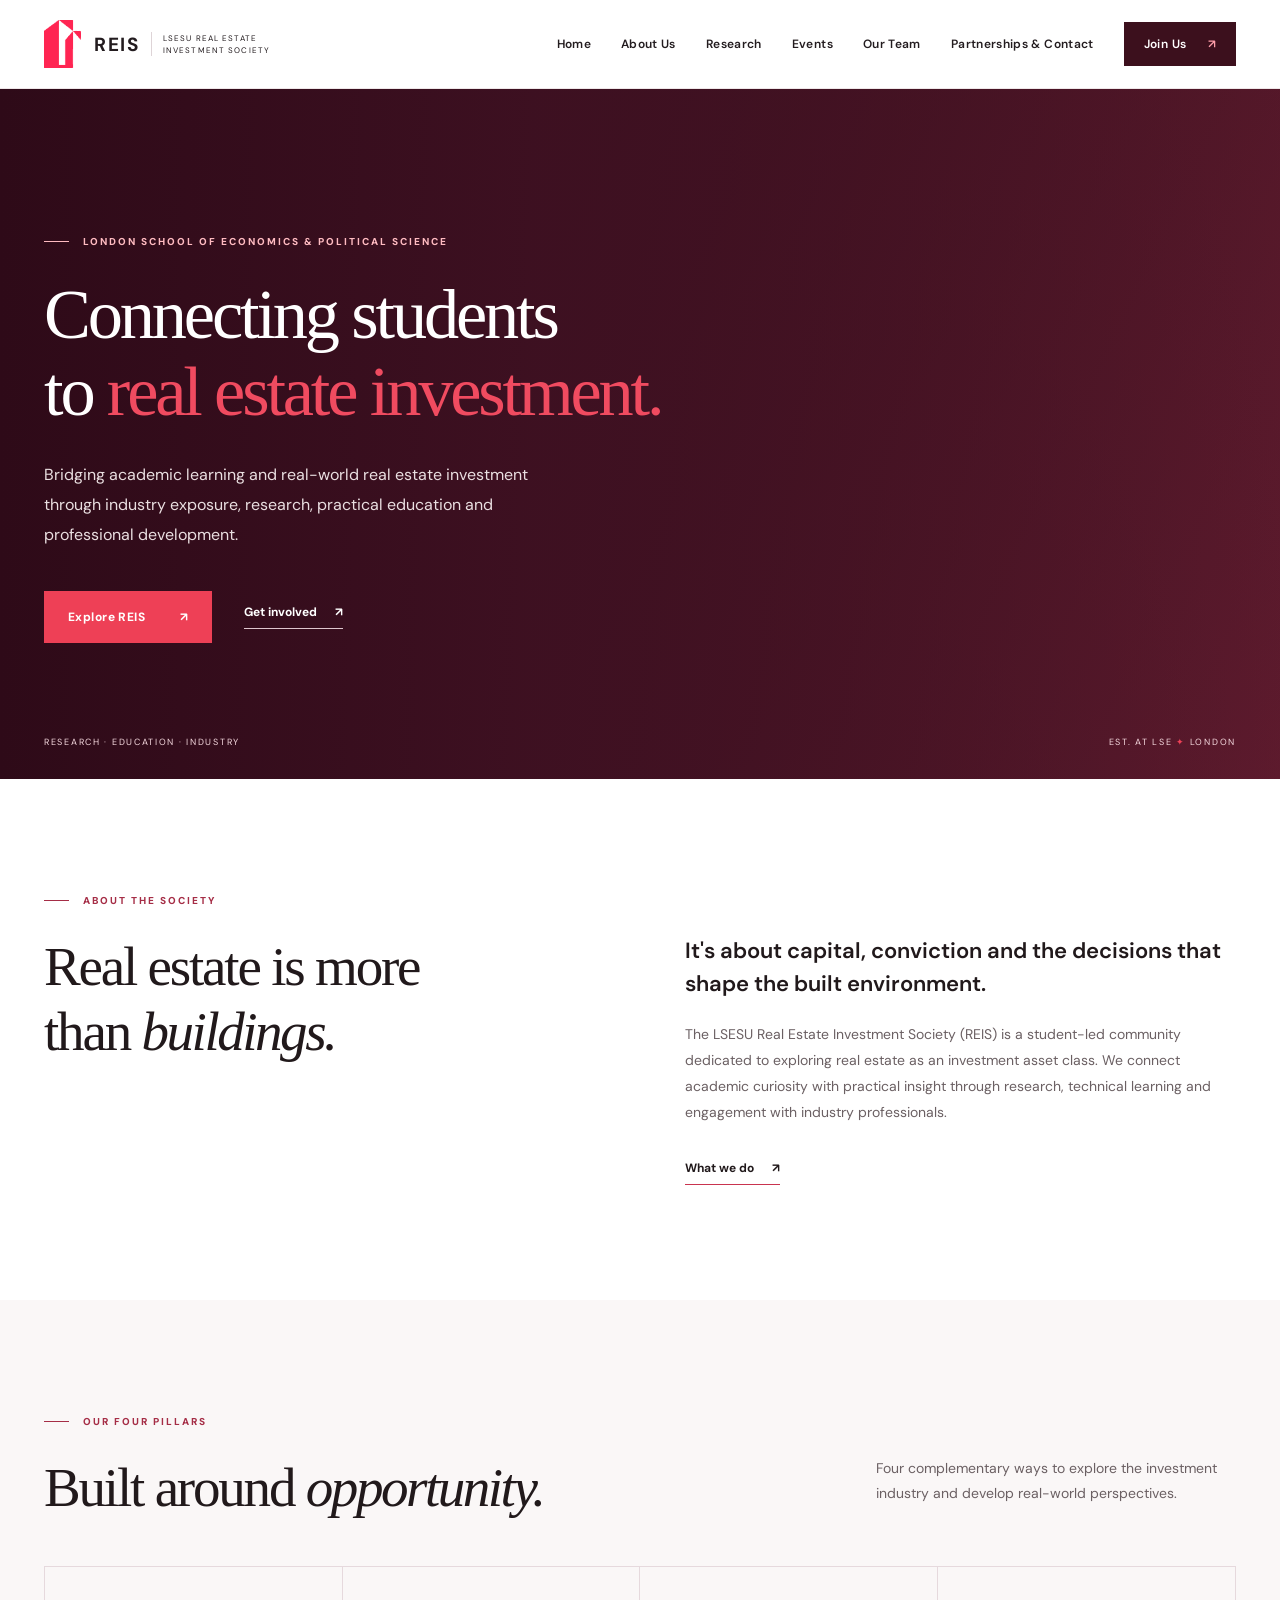
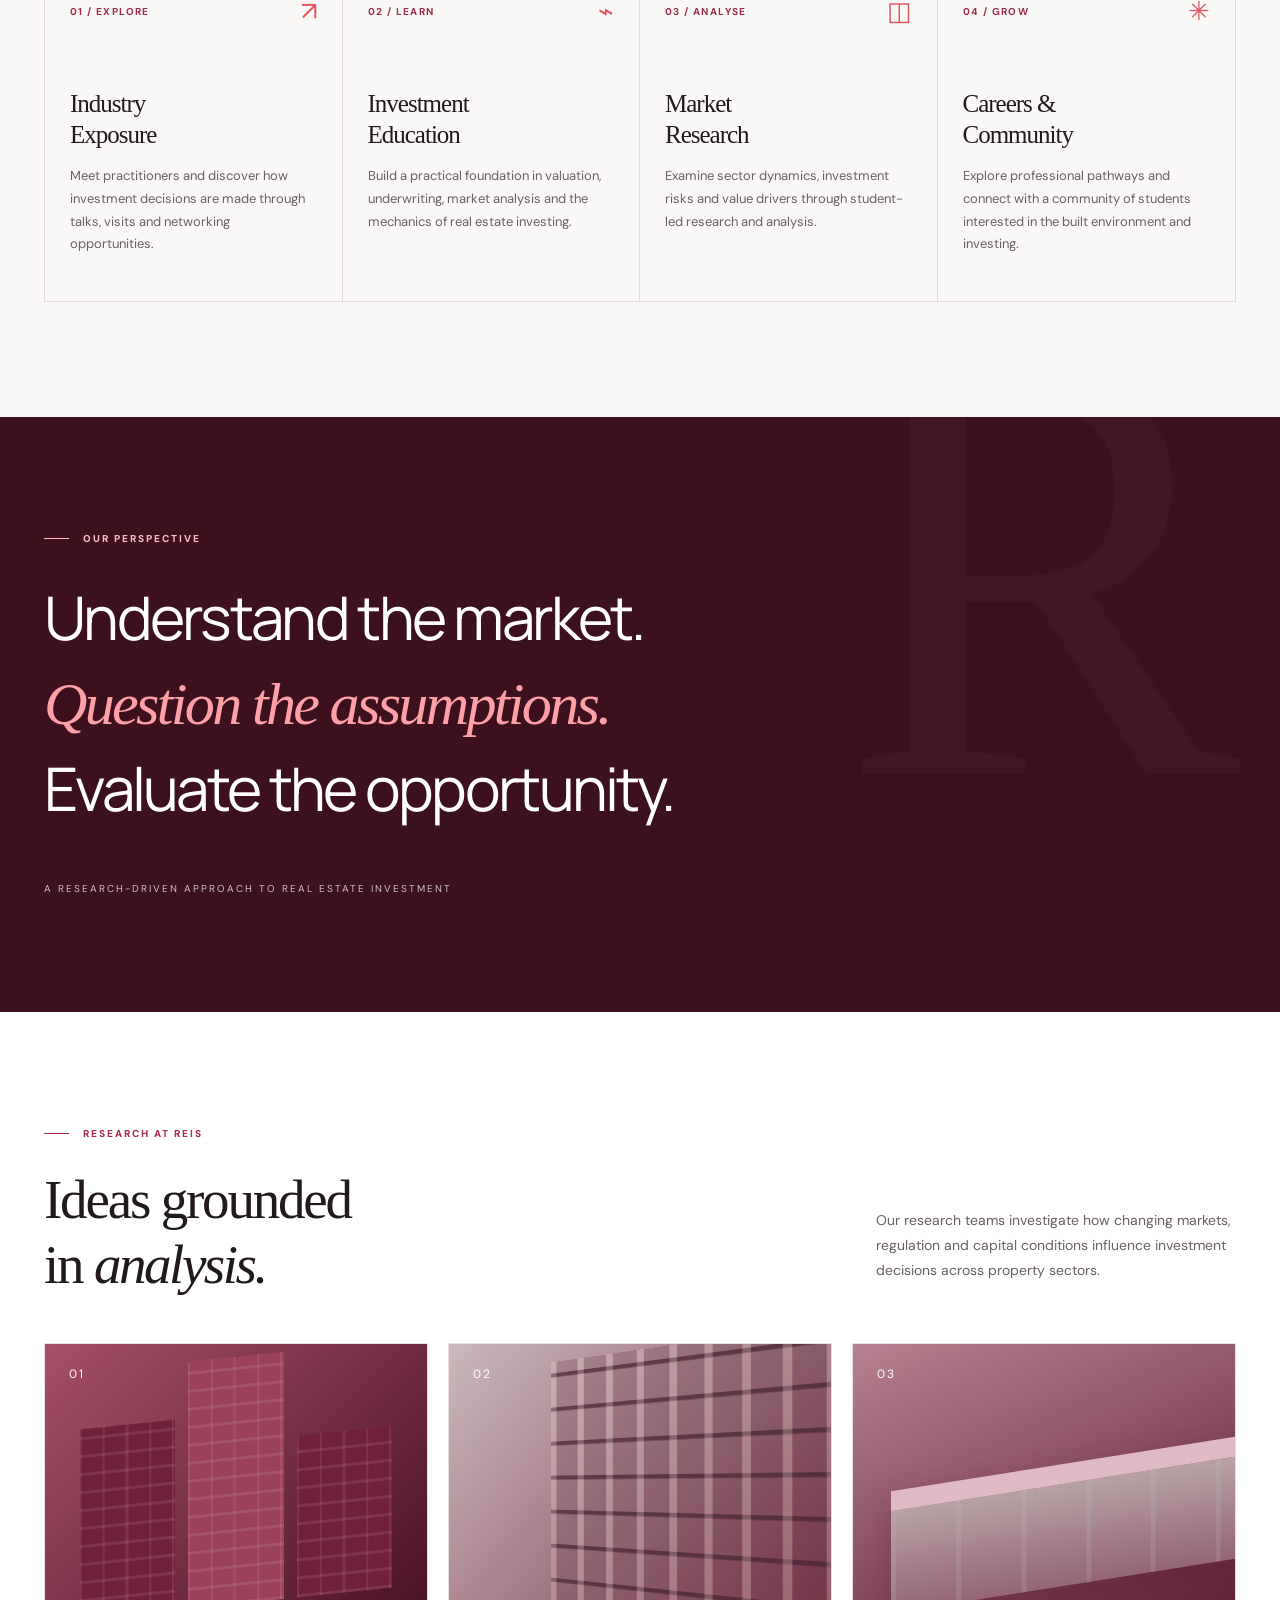
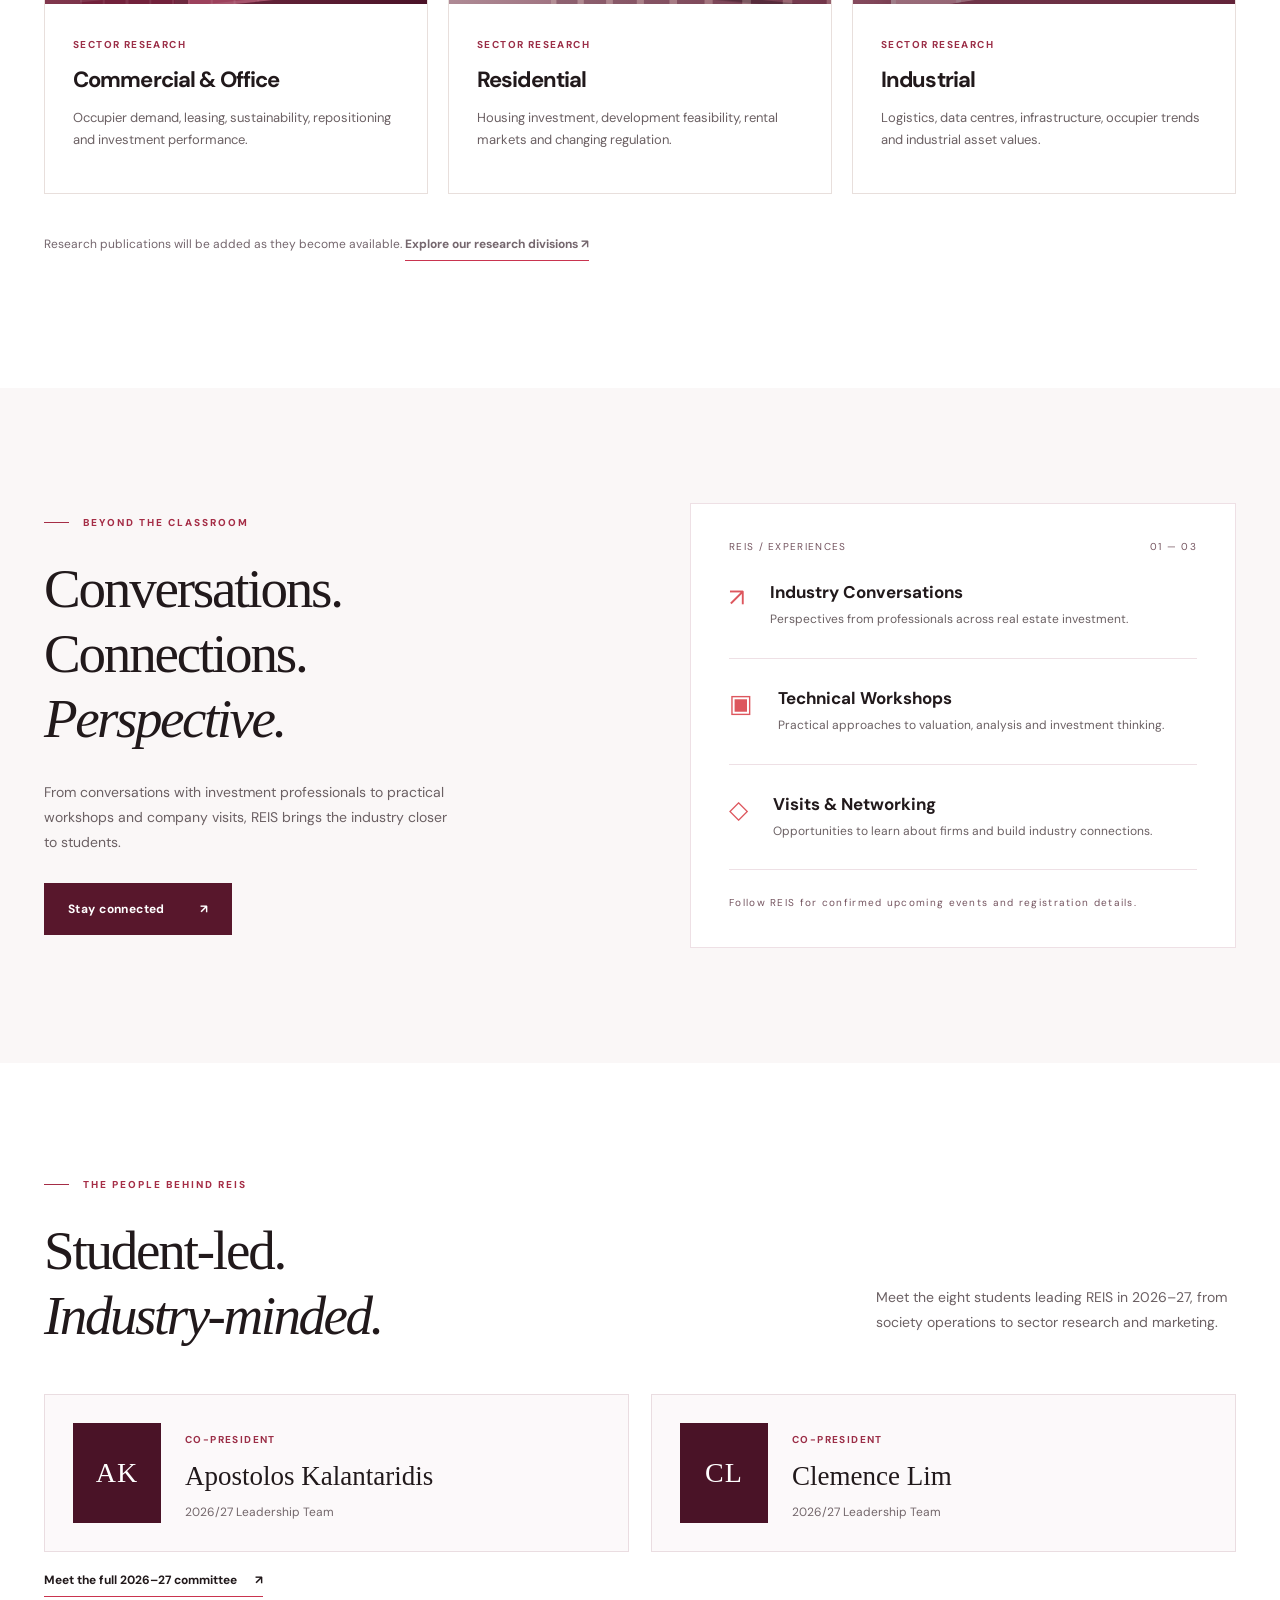
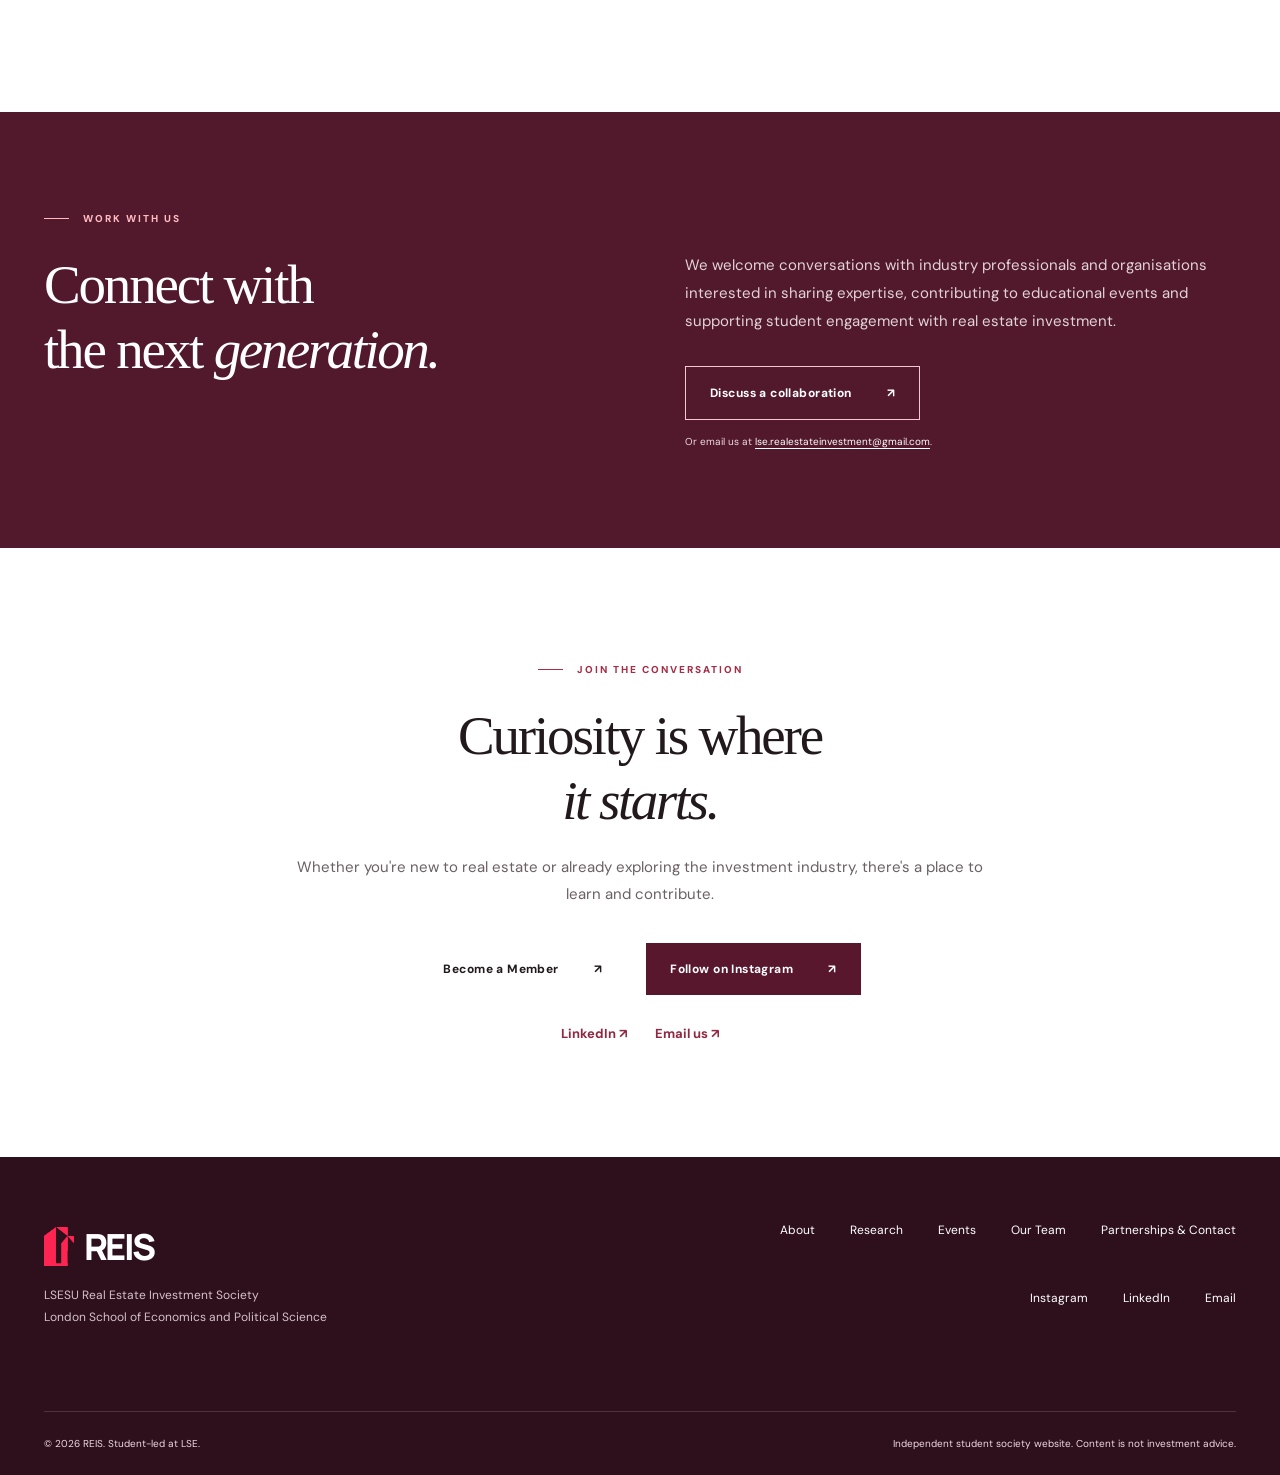
<file: index.html>
<!doctype html>
<html lang="en">
<head>
<meta charset="utf-8"><meta name="viewport" content="width=device-width,initial-scale=1">
<meta name="theme-color" content="#421426"><meta name="description" content="LSESU Real Estate Investment Society — connecting students with real estate investment through research, education and industry exposure.">
<title>REIS | LSESU Real Estate Investment Society</title>
<link rel="preconnect" href="https://fonts.googleapis.com"><link rel="preconnect" href="https://fonts.gstatic.com" crossorigin>
<link href="https://fonts.googleapis.com/css2?family=DM+Sans:wght@400;500;600;700&family=Manrope:wght@400;500;600;700;800&display=swap" rel="stylesheet">
<link rel="stylesheet" href="style.css"><script src="script.js" defer></script>
</head>
<body>
<a class="skip" href="#main">Skip to content</a>
<header class="site-header"><div class="nav-shell"><a class="brand" href="#top" aria-label="REIS homepage"><img class="brand-logo" src="reis-logo-mark.png" alt="" width="39" height="52"><span class="brand-name"><strong>REIS</strong><small>LSESU REAL ESTATE<br>INVESTMENT SOCIETY</small></span></a><button class="menu-toggle" aria-label="Open navigation" aria-expanded="false" aria-controls="nav-links"><span></span><span></span><span></span></button><nav id="nav-links" class="nav-links" aria-label="Main navigation"><a href="#top">Home</a><a href="#about">About Us</a><a href="research.html">Research</a><a href="events.html">Events</a><a href="team.html">Our Team</a><a href="contact.html">Partnerships &amp; Contact</a><a class="nav-cta" href="https://www.lsesu.com/communities/societies/group/16870/" target="_blank" rel="noopener noreferrer">Join Us <span aria-hidden="true">↗</span></a></nav></div></header>
<main id="main">
<section class="hero" id="top"><div class="hero-art" aria-hidden="true"><div class="tower tower-one"></div><div class="tower tower-two"></div><div class="tower tower-three"></div><div class="tower tower-four"></div><div class="hero-grid"></div></div><div class="hero-overlay"></div><div class="container hero-content"><div class="eyebrow light"><span class="line"></span> LONDON SCHOOL OF ECONOMICS & POLITICAL SCIENCE</div><h1>Connecting students<br>to <em>real estate investment.</em></h1><p>Bridging academic learning and real-world real estate investment through industry exposure, research, practical education and professional development.</p><div class="hero-actions"><a class="btn btn-gold" href="#about">Explore REIS <span>↗</span></a><a class="text-link" href="#connect">Get involved <span>↗</span></a></div></div><div class="hero-bottom"><span>RESEARCH · EDUCATION · INDUSTRY</span><span>EST. AT LSE <span class="gold">✦</span> LONDON</span></div></section>
<section class="intro section" id="about"><div class="container intro-layout"><div><p class="eyebrow"><span class="line"></span> ABOUT THE SOCIETY</p><h2>Real estate is more<br>than <span class="serif">buildings.</span></h2></div><div class="intro-copy"><p class="lead">It's about capital, conviction and the decisions that shape the built environment.</p><p>The LSESU Real Estate Investment Society (REIS) is a student-led community dedicated to exploring real estate as an investment asset class. We connect academic curiosity with practical insight through research, technical learning and engagement with industry professionals.</p><a href="#focus" class="inline-link">What we do <span>↗</span></a></div></div></section>
<section class="focus section" id="focus"><div class="container"><div class="section-top"><div><p class="eyebrow"><span class="line"></span> OUR FOUR PILLARS</p><h2>Built around <span class="serif">opportunity.</span></h2></div><p>Four complementary ways to explore the investment industry and develop real-world perspectives.</p></div><div class="pillar-grid"><article class="pillar"><span class="pillar-number">01 / EXPLORE</span><span class="pillar-symbol">↗</span><h3>Industry<br>Exposure</h3><p>Meet practitioners and discover how investment decisions are made through talks, visits and networking opportunities.</p></article><article class="pillar"><span class="pillar-number">02 / LEARN</span><span class="pillar-symbol">⌁</span><h3>Investment<br>Education</h3><p>Build a practical foundation in valuation, underwriting, market analysis and the mechanics of real estate investing.</p></article><article class="pillar"><span class="pillar-number">03 / ANALYSE</span><span class="pillar-symbol">◫</span><h3>Market<br>Research</h3><p>Examine sector dynamics, investment risks and value drivers through student-led research and analysis.</p></article><article class="pillar"><span class="pillar-number">04 / GROW</span><span class="pillar-symbol">✳</span><h3>Careers &<br>Community</h3><p>Explore professional pathways and connect with a community of students interested in the built environment and investing.</p></article></div></div></section>
<section class="statement"><div class="container statement-inner"><span class="eyebrow light"><span class="line"></span> OUR PERSPECTIVE</span><p>Understand the market.<br><em>Question the assumptions.</em><br>Evaluate the opportunity.</p><span class="statement-foot">A RESEARCH-DRIVEN APPROACH TO REAL ESTATE INVESTMENT</span></div></section>
<section class="research section" id="research"><div class="container"><div class="section-top"><div><p class="eyebrow"><span class="line"></span> RESEARCH AT REIS</p><h2>Ideas grounded<br>in <span class="serif">analysis.</span></h2></div><p>Our research teams investigate how changing markets, regulation and capital conditions influence investment decisions across property sectors.</p></div><div class="research-grid"><article class="research-card"><div class="card-visual visual-office"><span class="visual-index">01</span><div class="buildings" aria-hidden="true"><i></i><i></i><i></i></div></div><div class="card-body"><span class="card-kicker">SECTOR RESEARCH</span><h3>Commercial & Office</h3><p>Occupier demand, leasing, sustainability, repositioning and investment performance.</p></div></article><article class="research-card"><div class="card-visual visual-residential"><span class="visual-index">02</span><div class="residential-lines" aria-hidden="true"></div></div><div class="card-body"><span class="card-kicker">SECTOR RESEARCH</span><h3>Residential</h3><p>Housing investment, development feasibility, rental markets and changing regulation.</p></div></article><article class="research-card"><div class="card-visual visual-industrial"><span class="visual-index">03</span><div class="warehouse" aria-hidden="true"></div></div><div class="card-body"><span class="card-kicker">SECTOR RESEARCH</span><h3>Industrial</h3><p>Logistics, data centres, infrastructure, occupier trends and industrial asset values.</p></div></article></div><p class="research-note">Research publications will be added as they become available. <a href="research.html" class="inline-link">Explore our research divisions ↗</a></p></div></section>
<section class="events section" id="events"><div class="container events-layout"><div><p class="eyebrow"><span class="line"></span> BEYOND THE CLASSROOM</p><h2>Conversations.<br>Connections.<br><span class="serif">Perspective.</span></h2><p>From conversations with investment professionals to practical workshops and company visits, REIS brings the industry closer to students.</p><a class="btn btn-dark" href="#connect">Stay connected <span>↗</span></a></div><div class="event-panel"><div class="event-panel-top"><span>REIS / EXPERIENCES</span><span>01 — 03</span></div><div class="event-row"><span class="event-icon">↗</span><div><h3>Industry Conversations</h3><p>Perspectives from professionals across real estate investment.</p></div></div><div class="event-row"><span class="event-icon">▣</span><div><h3>Technical Workshops</h3><p>Practical approaches to valuation, analysis and investment thinking.</p></div></div><div class="event-row"><span class="event-icon">◇</span><div><h3>Visits & Networking</h3><p>Opportunities to learn about firms and build industry connections.</p></div></div><div class="event-panel-bottom">Follow REIS for confirmed upcoming events and registration details.</div></div></div></section>
<section class="team section" id="team"><div class="container"><div class="section-top"><div><p class="eyebrow"><span class="line"></span> THE PEOPLE BEHIND REIS</p><h2>Student-led.<br><span class="serif">Industry-minded.</span></h2></div><p>Meet the eight students leading REIS in 2026–27, from society operations to sector research and marketing.</p></div><div class="leaders-grid"><article class="leader-card"><div class="leader-initial" aria-hidden="true">AK</div><div><span class="card-kicker">CO-PRESIDENT</span><h3>Apostolos Kalantaridis</h3><p>2026/27 Leadership Team</p></div></article><article class="leader-card"><div class="leader-initial" aria-hidden="true">CL</div><div><span class="card-kicker">CO-PRESIDENT</span><h3>Clemence Lim</h3><p>2026/27 Leadership Team</p></div></article></div><a href="team.html" class="inline-link">Meet the full 2026–27 committee <span>↗</span></a></div></section>
<section class="partner-section" id="partners"><div class="container partner-layout"><div><p class="eyebrow light"><span class="line"></span> WORK WITH US</p><h2>Connect with<br>the next <span class="serif">generation.</span></h2></div><div><p>We welcome conversations with industry professionals and organisations interested in sharing expertise, contributing to educational events and supporting student engagement with real estate investment.</p><a class="btn btn-outline" href="mailto:lse.realestateinvestment@gmail.com?subject=REIS%20Collaboration%20Enquiry">Discuss a collaboration <span>↗</span></a><small>Or email us at <a href="mailto:lse.realestateinvestment@gmail.com">lse.realestateinvestment@gmail.com</a>.</small></div></div></section>
<section class="connect section" id="connect"><div class="container connect-inner"><p class="eyebrow"><span class="line"></span> JOIN THE CONVERSATION</p><h2>Curiosity is where<br><span class="serif">it starts.</span></h2><p>Whether you're new to real estate or already exploring the investment industry, there's a place to learn and contribute.</p><div class="connect-actions"><a class="btn btn-primary" href="https://www.lsesu.com/communities/societies/group/16870/" target="_blank" rel="noopener noreferrer">Become a Member <span>↗</span></a><a class="btn btn-dark" href="https://www.instagram.com/lsesurealestate/" target="_blank" rel="noopener noreferrer">Follow on Instagram <span>↗</span></a></div><div class="social-links"><a href="https://www.linkedin.com/company/74881086/" target="_blank" rel="noopener noreferrer">LinkedIn ↗</a><a href="mailto:lse.realestateinvestment@gmail.com">Email us ↗</a></div></div></section>
</main><footer><div class="container footer-top"><div><span class="footer-brand"><img class="footer-logo" src="reis-logo-mark.png" alt="" width="32" height="43"> REIS</span><p>LSESU Real Estate Investment Society<br>London School of Economics and Political Science</p></div><div class="footer-links"><a href="#about">About</a><a href="research.html">Research</a><a href="events.html">Events</a><a href="team.html">Our Team</a><a href="contact.html">Partnerships &amp; Contact</a><a href="https://www.instagram.com/lsesurealestate/" target="_blank" rel="noopener noreferrer">Instagram</a><a href="https://www.linkedin.com/company/74881086/" target="_blank" rel="noopener noreferrer">LinkedIn</a><a href="mailto:lse.realestateinvestment@gmail.com">Email</a></div></div><div class="container footer-bottom"><span>© <span id="year"></span> REIS. Student-led at LSE.</span><span>Independent student society website. Content is not investment advice.</span></div></footer>
</body></html>
</file>
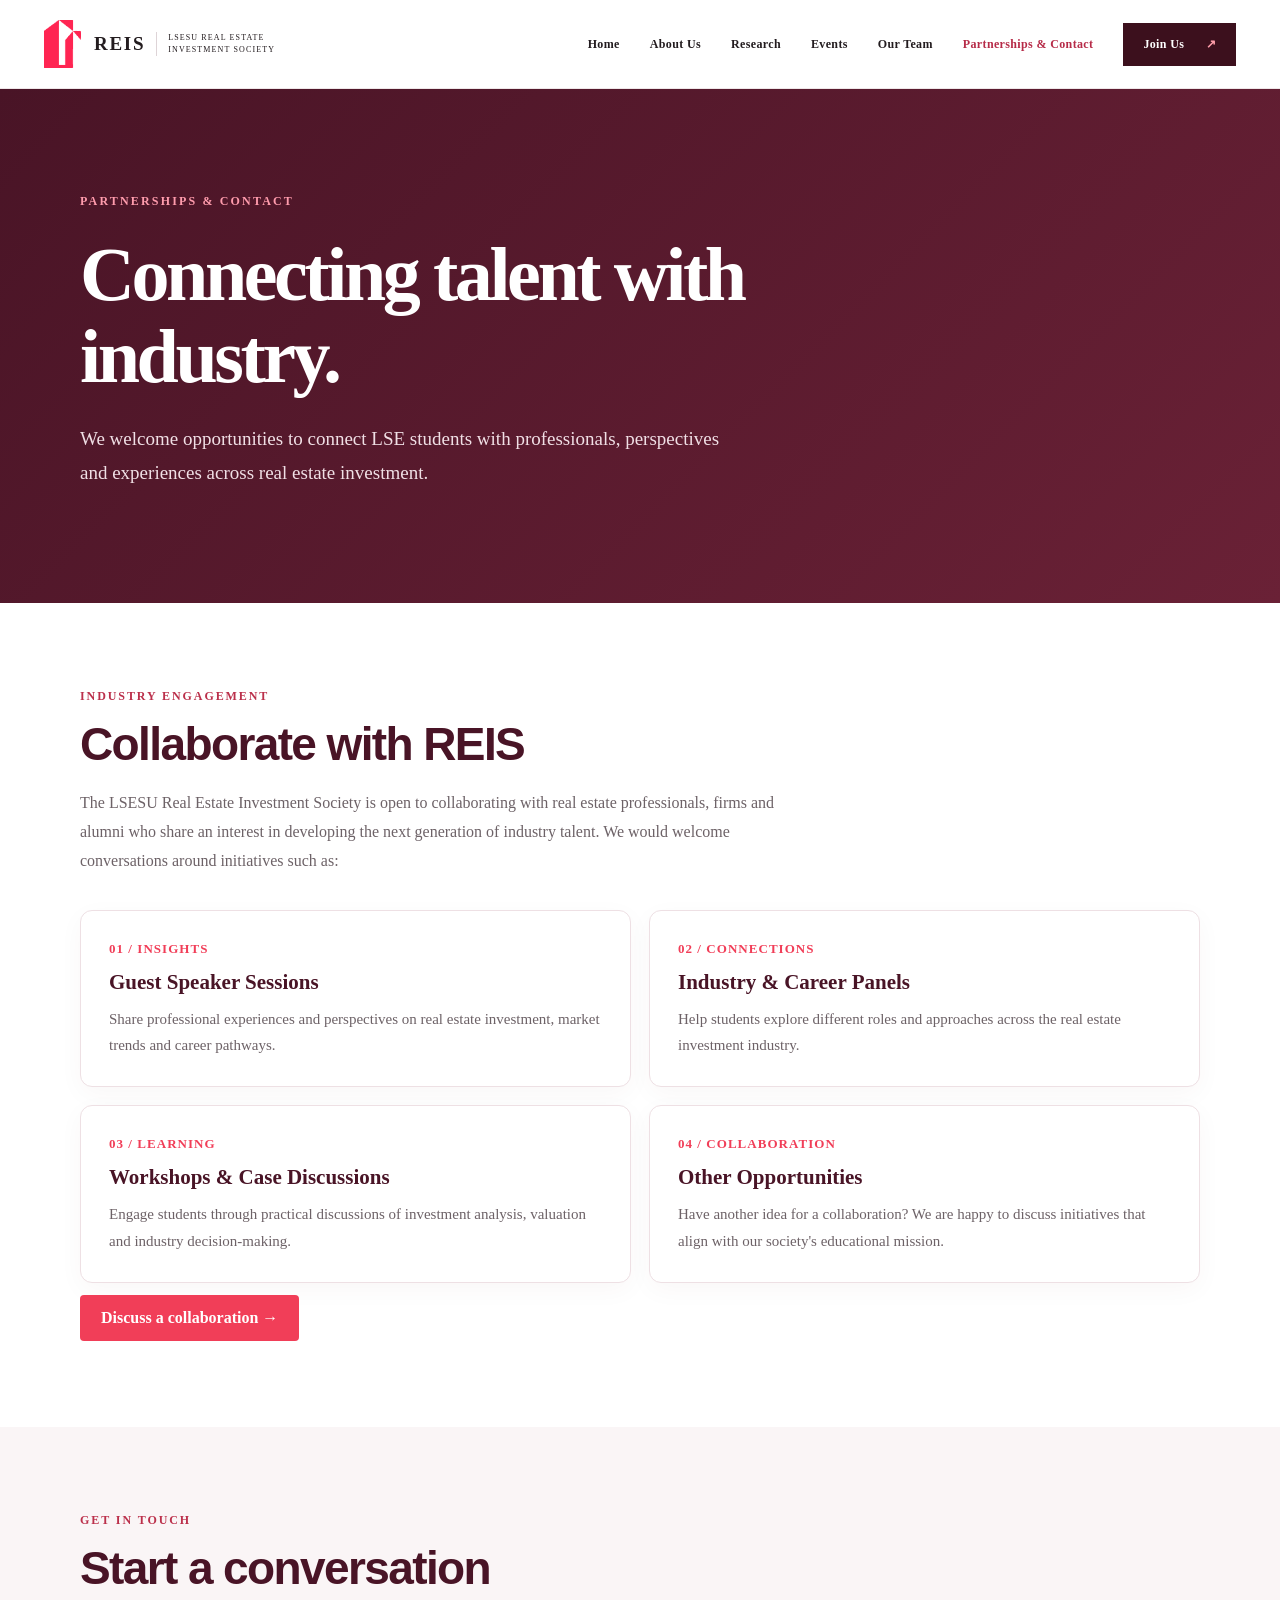
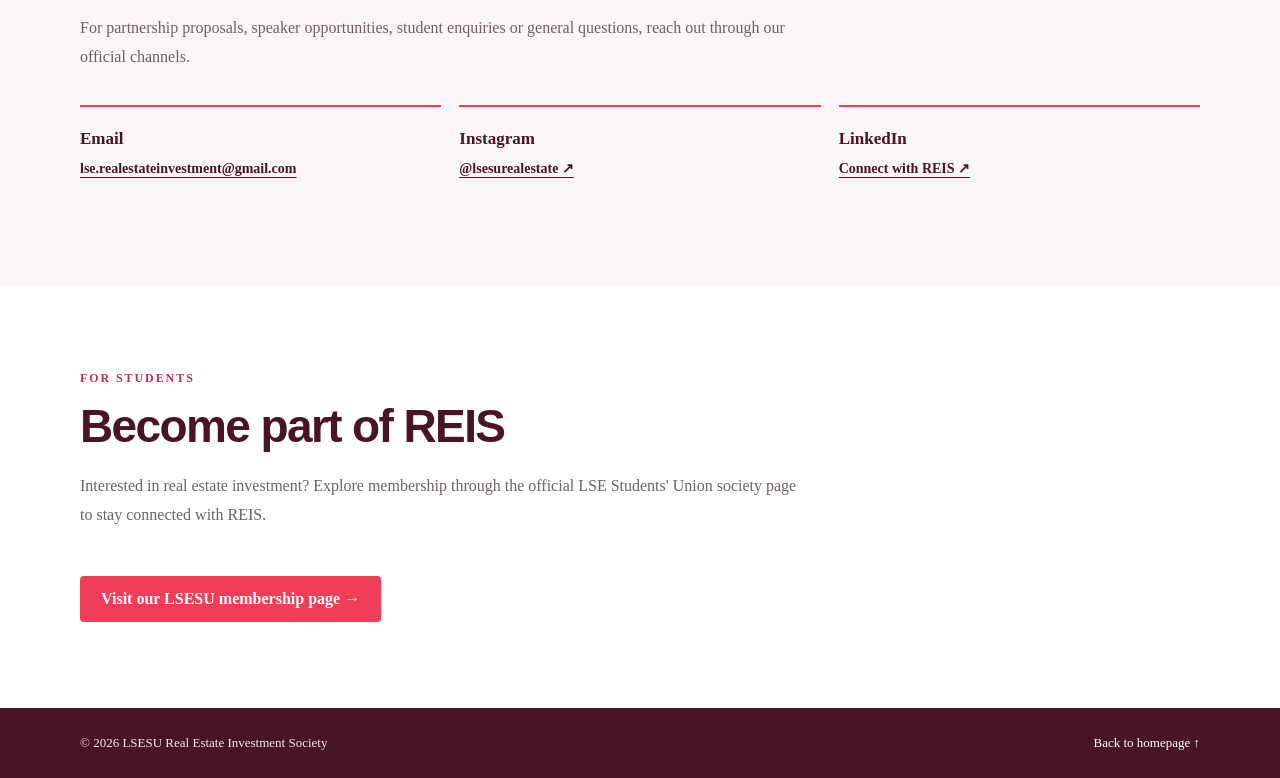
<file: contact.html>
<!doctype html>
<html lang="en">
<head>
  <meta charset="UTF-8">
  <meta name="viewport" content="width=device-width, initial-scale=1">
  <meta name="description" content="Connect with the LSESU Real Estate Investment Society for industry collaboration, student membership and enquiries.">
  <title>Partnerships & Contact | LSESU Real Estate Investment Society</title>
  <link rel="stylesheet" href="style.css">
  <style>
    :root { --contact-maroon:#491426; --contact-coral:#F13E58; --contact-ink:#2c2025; --contact-muted:#6d6267; --contact-blush:#faf5f6; }
    .contact-page { color:var(--contact-ink); font-family:inherit; }
    .contact-wrap { width:min(1120px, calc(100% - 44px)); margin:0 auto; }
    .contact-header { background:var(--contact-maroon); border-bottom:1px solid rgba(255,255,255,.18); }
    .contact-header-inner { display:flex; justify-content:space-between; align-items:center; gap:22px; padding:16px 0; }
    .contact-brand { display:inline-flex; align-items:center; gap:13px; color:#fff; text-decoration:none; font-weight:750; letter-spacing:.04em; }
    .contact-brand img { width:39px; height:52px; object-fit:contain; }
    .contact-brand small { display:block; font-size:10px; font-weight:500; letter-spacing:.12em; opacity:.8; margin-top:4px; }
    .contact-nav { display:flex; gap:clamp(12px,2vw,27px); flex-wrap:wrap; align-items:center; }
    .contact-nav a { color:#fff; text-decoration:none; font-size:13px; font-weight:600; opacity:.88; }
    .contact-nav a:hover, .contact-nav a[aria-current="page"] { color:#ff9cad; opacity:1; }
    .contact-hero { background:linear-gradient(135deg,#491426,#6a2136); color:white; padding:105px 0 112px; }
    .contact-eyebrow { color:#ff9cad; text-transform:uppercase; letter-spacing:.18em; font-size:12px; font-weight:750; margin:0 0 24px; }
    .contact-hero h1 { font-size:clamp(40px,6vw,76px); line-height:1.08; letter-spacing:-.045em; max-width:810px; margin:0 0 25px; color:white; }
    .contact-hero p:last-child { font-size:clamp(16px,2vw,19px); line-height:1.8; max-width:670px; color:#f0dfe5; margin:0; }
    .contact-section { padding:86px 0; }
    .contact-section.alt { background:var(--contact-blush); }
    .contact-kicker { color:#bb304b; text-transform:uppercase; font-weight:750; letter-spacing:.16em; font-size:12px; margin:0 0 14px; }
    .contact-section h2 { font-size:clamp(30px,4vw,46px); letter-spacing:-.035em; line-height:1.15; margin:0 0 19px; color:var(--contact-maroon); }
    .contact-intro { max-width:720px; color:var(--contact-muted); line-height:1.8; margin:0 0 34px; font-size:16px; }
    .contact-cards { display:grid; grid-template-columns:repeat(2,minmax(0,1fr)); gap:18px; }
    .contact-card { background:white; border:1px solid #eee0e4; border-radius:12px; padding:28px; box-shadow:0 7px 26px rgba(73,20,38,.035); }
    .contact-card .number { color:var(--contact-coral); font-size:13px; font-weight:800; letter-spacing:.08em; }
    .contact-card h3 { font-size:21px; color:var(--contact-maroon); margin:13px 0 11px; }
    .contact-card p { color:var(--contact-muted); font-size:15px; line-height:1.75; margin:0; }
    .contact-link { display:inline-block; color:var(--contact-maroon); font-weight:700; text-decoration:underline; text-underline-offset:4px; overflow-wrap:anywhere; }
    .contact-cta { display:inline-block; padding:14px 21px; background:var(--contact-coral); color:white!important; text-decoration:none; border-radius:4px; font-weight:700; margin-top:12px; }
    .contact-cta:hover { background:#d92f4b; }
    .contact-methods { display:grid; grid-template-columns:repeat(3,minmax(0,1fr)); gap:18px; margin-top:34px; }
    .contact-method { border-top:2px solid var(--contact-coral); padding:22px 0; min-width:0; }
    .contact-method h3 { font-size:17px; color:var(--contact-maroon); margin:0 0 10px; }
    .contact-method a { font-size:14px; }
    .contact-footer { background:var(--contact-maroon); color:#f5e9ed; padding:27px 0; }
    .contact-footer-inner { display:flex; justify-content:space-between; gap:15px; flex-wrap:wrap; font-size:13px; }
    .contact-footer a { color:#fff; }
    @media (max-width:760px) { .contact-header-inner { flex-direction:column; align-items:flex-start; } .contact-nav { gap:12px 18px; } .contact-hero { padding:70px 0 76px; } .contact-section { padding:60px 0; } .contact-cards,.contact-methods { grid-template-columns:1fr; } .contact-methods { gap:0; } }
  </style>
</head>
<body class="contact-page">
  
<header class="site-header">
  <div class="nav-shell">
    <a class="brand" href="index.html" aria-label="REIS homepage">
      <img class="brand-logo" src="reis-logo-mark.png" alt="" width="39" height="52">
      <span class="brand-name">
        <strong>REIS</strong>
        <small>LSESU REAL ESTATE<br>INVESTMENT SOCIETY</small>
      </span>
    </a>

    <button class="menu-toggle" aria-label="Open navigation" aria-expanded="false" aria-controls="nav-links">
      <span></span><span></span><span></span>
    </button>

    <nav id="nav-links" class="nav-links" aria-label="Main navigation">
      <a href="index.html">Home</a>
      <a href="index.html#about">About Us</a>
      <a href="research.html">Research</a>
      <a href="events.html">Events</a>
      <a href="team.html">Our Team</a>
      <a href="contact.html" aria-current="page">Partnerships &amp; Contact</a>
      <a class="nav-cta" href="https://www.lsesu.com/communities/societies/group/16870/" target="_blank" rel="noopener noreferrer">
        Join Us <span aria-hidden="true">↗</span>
      </a>
    </nav>
  </div>
</header>
  <main>
    <section class="contact-hero">
      <div class="contact-wrap">
        <p class="contact-eyebrow">Partnerships &amp; Contact</p>
        <h1>Connecting talent with industry.</h1>
        <p>We welcome opportunities to connect LSE students with professionals, perspectives and experiences across real estate investment.</p>
      </div>
    </section>
    <section class="contact-section">
      <div class="contact-wrap">
        <p class="contact-kicker">Industry engagement</p>
        <h2>Collaborate with REIS</h2>
        <p class="contact-intro">The LSESU Real Estate Investment Society is open to collaborating with real estate professionals, firms and alumni who share an interest in developing the next generation of industry talent. We would welcome conversations around initiatives such as:</p>
        <div class="contact-cards">
          <article class="contact-card"><span class="number">01 / INSIGHTS</span><h3>Guest Speaker Sessions</h3><p>Share professional experiences and perspectives on real estate investment, market trends and career pathways.</p></article>
          <article class="contact-card"><span class="number">02 / CONNECTIONS</span><h3>Industry &amp; Career Panels</h3><p>Help students explore different roles and approaches across the real estate investment industry.</p></article>
          <article class="contact-card"><span class="number">03 / LEARNING</span><h3>Workshops &amp; Case Discussions</h3><p>Engage students through practical discussions of investment analysis, valuation and industry decision-making.</p></article>
          <article class="contact-card"><span class="number">04 / COLLABORATION</span><h3>Other Opportunities</h3><p>Have another idea for a collaboration? We are happy to discuss initiatives that align with our society's educational mission.</p></article>
        </div>
        <a class="contact-cta" href="mailto:lse.realestateinvestment@gmail.com?subject=REIS%20Industry%20Collaboration">Discuss a collaboration →</a>
      </div>
    </section>
    <section class="contact-section alt">
      <div class="contact-wrap">
        <p class="contact-kicker">Get in touch</p>
        <h2>Start a conversation</h2>
        <p class="contact-intro">For partnership proposals, speaker opportunities, student enquiries or general questions, reach out through our official channels.</p>
        <div class="contact-methods">
          <div class="contact-method"><h3>Email</h3><a class="contact-link" href="mailto:lse.realestateinvestment@gmail.com">lse.realestateinvestment@gmail.com</a></div>
          <div class="contact-method"><h3>Instagram</h3><a class="contact-link" href="https://www.instagram.com/lsesurealestate/" target="_blank" rel="noopener noreferrer">@lsesurealestate ↗</a></div>
          <div class="contact-method"><h3>LinkedIn</h3><a class="contact-link" href="https://www.linkedin.com/company/74881086/" target="_blank" rel="noopener noreferrer">Connect with REIS ↗</a></div>
        </div>
      </div>
    </section>
    <section class="contact-section">
      <div class="contact-wrap">
        <p class="contact-kicker">For students</p>
        <h2>Become part of REIS</h2>
        <p class="contact-intro">Interested in real estate investment? Explore membership through the official LSE Students' Union society page to stay connected with REIS.</p>
        <a class="contact-cta" href="https://www.lsesu.com/communities/societies/group/16870/" target="_blank" rel="noopener noreferrer">Visit our LSESU membership page →</a>
      </div>
    </section>
  </main>
  <footer class="contact-footer"><div class="contact-wrap contact-footer-inner"><span>© <span id="year"></span> LSESU Real Estate Investment Society</span><a href="index.html">Back to homepage ↑</a></div></footer>
  <script src="script.js"></script>
</body>
</html>
</file>
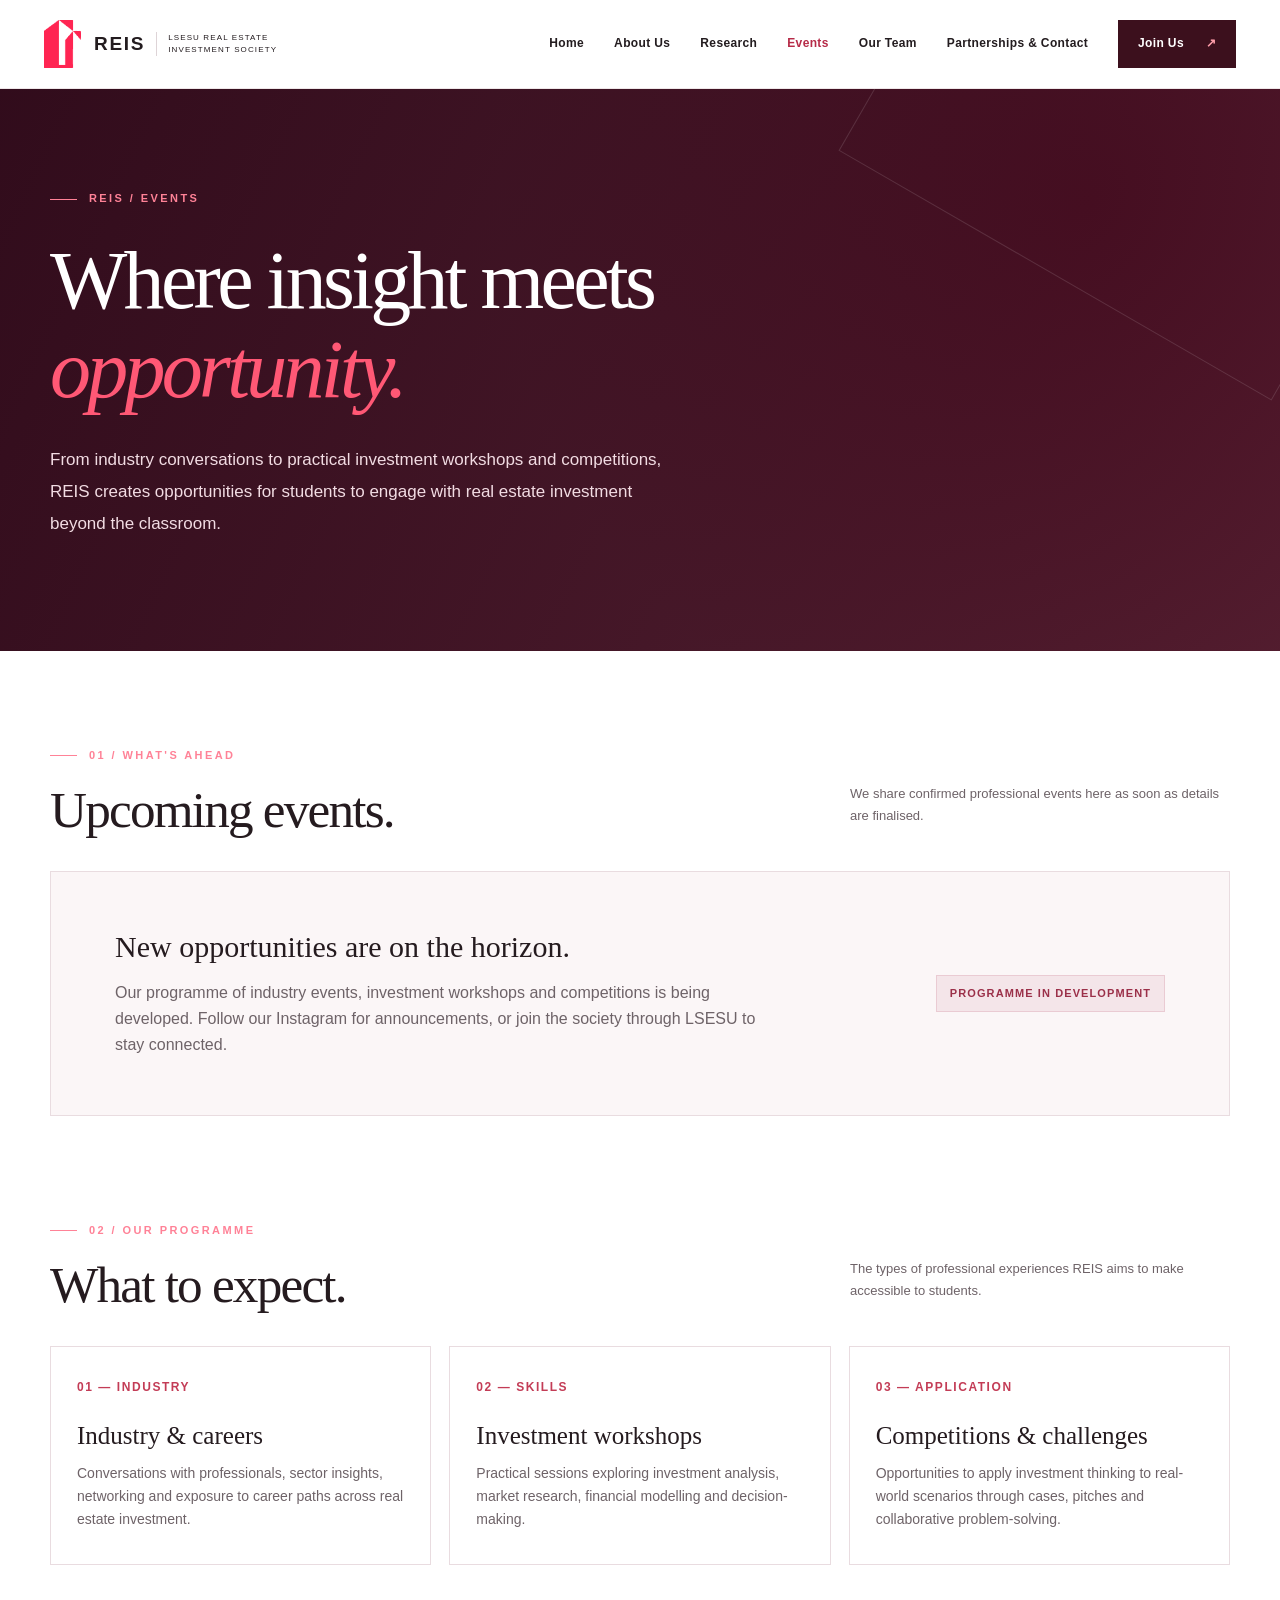
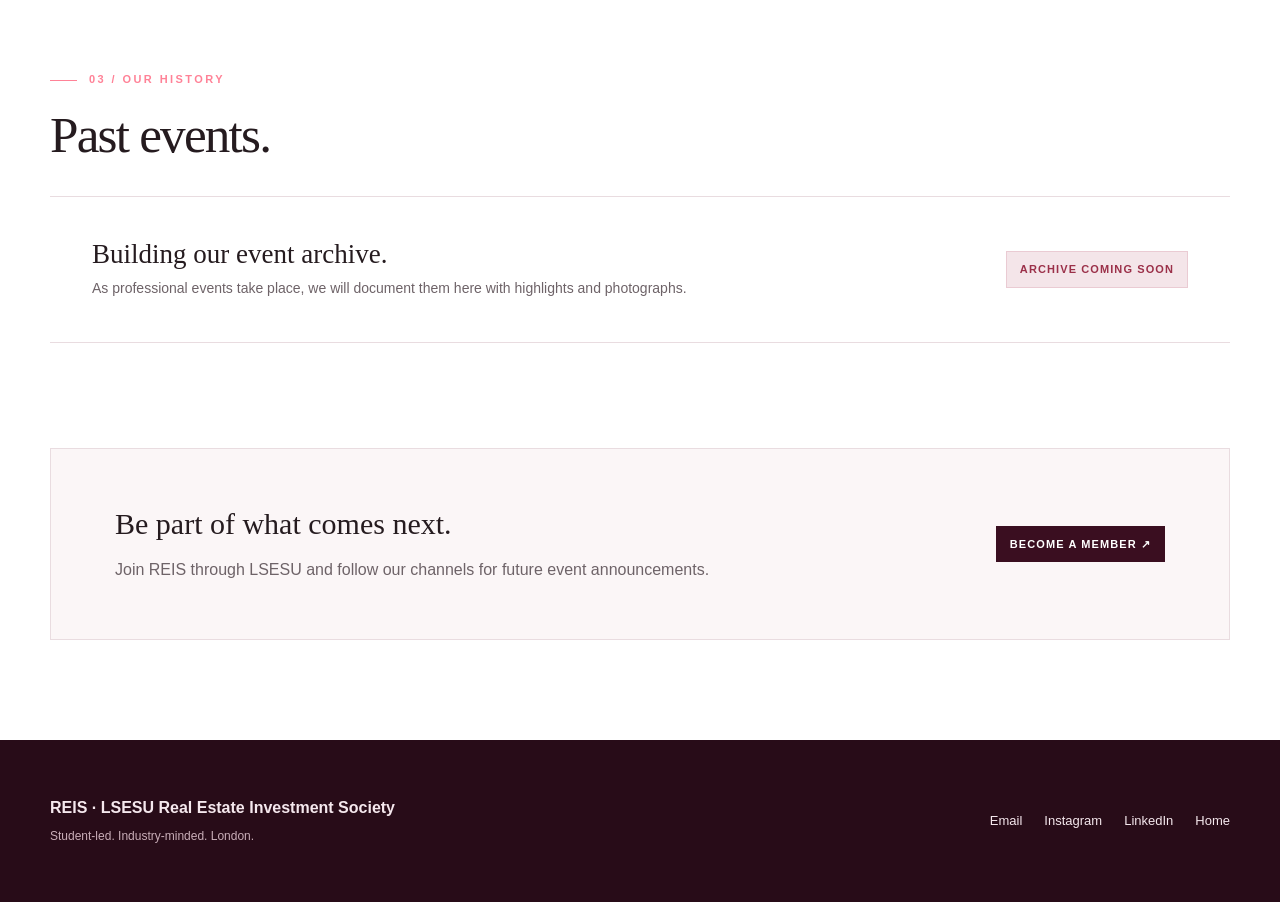
<file: events.html>
<!doctype html>
<html lang="en">
<head>
<meta charset="utf-8"><meta name="viewport" content="width=device-width, initial-scale=1">
<meta name="description" content="Explore professional events, investment workshops, career opportunities and competitions from the LSESU Real Estate Investment Society.">
<title>Events | LSESU Real Estate Investment Society</title>
<link rel="stylesheet" href="style.css">
<style>
/* Scoped styles: this page works even if the site's main CSS changes. */
:root{--wine:#3a0e20;--red:#ef3e59;--ink:#251b1f;--muted:#6e6368;--line:#e9dce0;--paper:#fff;--blush:#fbf6f7}
*,*::before,*::after{box-sizing:border-box}html{scroll-behavior:smooth}body.reis-events{margin:0;background:var(--paper);color:var(--ink);font-family:Arial,Helvetica,sans-serif;line-height:1.65} .reis-events a{text-decoration:none;color:inherit}.reis-events a:focus-visible{outline:3px solid var(--red);outline-offset:4px}.ev-wrap{width:min(1180px,calc(100% - 48px));margin:auto}
.ev-header{background:white;border-bottom:1px solid #eee;position:relative;z-index:2}.ev-header .ev-wrap{display:flex;justify-content:space-between;align-items:center;min-height:84px;gap:28px}.ev-brand{display:flex;align-items:center;gap:14px;font-size:18px;font-weight:800;letter-spacing:.08em}.ev-mark{display:inline-grid;place-items:center;width:39px;height:48px;background:var(--red);color:white;font-size:23px;font-family:Georgia,serif;font-weight:bold;clip-path:polygon(0 30%,75% 0,100% 20%,100% 100%,0 100%)}.ev-brand small{display:block;font-size:9px;font-weight:600;letter-spacing:.15em;line-height:1.5;border-left:1px solid #ddd;padding-left:13px}.ev-nav{display:flex;align-items:center;gap:25px;flex-wrap:wrap}.ev-nav a{font-size:12px;font-weight:700;letter-spacing:.02em}.ev-nav a:hover,.ev-nav a[aria-current]{color:#bc2842}.ev-nav .ev-join{background:var(--wine);color:#fff;padding:14px 20px}.ev-nav .ev-join:hover{background:#64243a;color:white}
.ev-hero{background:linear-gradient(115deg,rgba(45,7,23,.98),rgba(70,14,33,.93)),radial-gradient(circle at 85% 20%,#a32b4a,transparent 50%);color:#fff;padding:100px 0 110px;position:relative;overflow:hidden}.ev-hero:after{content:"";position:absolute;width:500px;height:500px;right:-150px;top:-280px;border:1px solid #ffffff20;transform:rotate(30deg)}.ev-kicker{font-size:11px;letter-spacing:.22em;font-weight:800;color:#ff8297;text-transform:uppercase}.ev-kicker:before{content:"";display:inline-block;width:27px;height:1px;background:currentColor;vertical-align:middle;margin-right:12px}.ev-hero h1{font:normal clamp(48px,6.4vw,91px)/1.09 Georgia,'Times New Roman',serif;letter-spacing:-.045em;max-width:920px;margin:29px 0}.ev-hero h1 em{color:#ff5875;font-weight:normal}.ev-hero p{max-width:630px;font-size:17px;color:#f2dce3;line-height:1.9;margin:0}.ev-main{padding:95px 0 100px}.ev-section{margin-bottom:105px}.ev-section-head{display:flex;justify-content:space-between;gap:30px;align-items:end;margin-bottom:32px}.ev-section h2{font:normal clamp(33px,4vw,52px)/1.16 Georgia,serif;letter-spacing:-.035em;margin:16px 0 0}.ev-note{font-size:13px;color:var(--muted);max-width:380px}.ev-empty{border:1px solid var(--line);background:var(--blush);padding:56px clamp(24px,5vw,65px);display:grid;grid-template-columns:1fr auto;gap:30px;align-items:center}.ev-empty h3{font:normal 30px/1.25 Georgia,serif;margin:0 0 14px}.ev-empty p{color:var(--muted);max-width:670px;margin:0}.ev-pill{display:inline-block;color:#9b3049;background:#f4e5e9;border:1px solid #eacbd3;padding:8px 13px;font-size:11px;font-weight:800;letter-spacing:.1em;text-transform:uppercase;white-space:nowrap}.ev-types{display:grid;grid-template-columns:repeat(3,1fr);gap:18px}.ev-type{border:1px solid var(--line);padding:31px 26px 33px;min-height:210px}.ev-num{color:#c33c56;font-size:12px;font-weight:800;letter-spacing:.13em}.ev-type h3{font:normal 25px Georgia,serif;margin:24px 0 12px}.ev-type p{font-size:14px;color:var(--muted);margin:0}.ev-archive{padding:42px;border-top:1px solid var(--line);border-bottom:1px solid var(--line);display:flex;justify-content:space-between;align-items:center;gap:25px}.ev-archive h3{font:normal 27px Georgia,serif;margin:0 0 7px}.ev-archive p{color:var(--muted);margin:0;font-size:14px}.ev-footer{background:#280c18;color:#f5e8ed;padding:55px 0}.ev-footer .ev-wrap{display:flex;justify-content:space-between;gap:30px;align-items:center}.ev-footer p{margin:6px 0 0;color:#c9aeb8;font-size:12px}.ev-footer-links{display:flex;gap:22px;flex-wrap:wrap;font-size:13px}.ev-footer-links a:hover{color:#ff7188}
@media(max-width:900px){.ev-header .ev-wrap{padding:15px 0;align-items:flex-start;flex-direction:column}.ev-nav{gap:16px}.ev-hero{padding:76px 0 85px}.ev-types{grid-template-columns:1fr}.ev-type{min-height:0}.ev-section-head{align-items:start;flex-direction:column}.ev-empty{grid-template-columns:1fr}.ev-footer .ev-wrap{flex-direction:column;align-items:flex-start}}@media(max-width:560px){.ev-wrap{width:min(100% - 32px,1180px)}.ev-nav{gap:12px}.ev-nav a{font-size:11px}.ev-nav .ev-join{padding:10px 12px}.ev-hero h1{font-size:48px}.ev-main{padding:65px 0}.ev-section{margin-bottom:72px}.ev-archive{padding:30px 0;flex-direction:column;align-items:start}}
</style>
</head>
<body class="reis-events">

<header class="site-header">
  <div class="nav-shell">
    <a class="brand" href="index.html" aria-label="REIS homepage">
      <img class="brand-logo" src="reis-logo-mark.png" alt="" width="39" height="52">
      <span class="brand-name">
        <strong>REIS</strong>
        <small>LSESU REAL ESTATE<br>INVESTMENT SOCIETY</small>
      </span>
    </a>

    <button class="menu-toggle" aria-label="Open navigation" aria-expanded="false" aria-controls="nav-links">
      <span></span><span></span><span></span>
    </button>

    <nav id="nav-links" class="nav-links" aria-label="Main navigation">
      <a href="index.html">Home</a>
      <a href="index.html#about">About Us</a>
      <a href="research.html">Research</a>
      <a href="events.html" aria-current="page">Events</a>
      <a href="team.html">Our Team</a>
      <a href="contact.html">Partnerships &amp; Contact</a>
      <a class="nav-cta"
         href="https://www.lsesu.com/communities/societies/group/16870/"
         target="_blank" rel="noopener noreferrer">
        Join Us <span aria-hidden="true">↗</span>
      </a>
    </nav>
  </div>
</header>

<section class="ev-hero"><div class="ev-wrap"><div class="ev-kicker">REIS / EVENTS</div><h1>Where insight meets <em>opportunity.</em></h1><p>From industry conversations to practical investment workshops and competitions, REIS creates opportunities for students to engage with real estate investment beyond the classroom.</p></div></section>
<main class="ev-main"><div class="ev-wrap">
<section class="ev-section" aria-labelledby="upcoming"><div class="ev-section-head"><div><div class="ev-kicker">01 / WHAT'S AHEAD</div><h2 id="upcoming">Upcoming events.</h2></div><p class="ev-note">We share confirmed professional events here as soon as details are finalised.</p></div><div class="ev-empty"><div><h3>New opportunities are on the horizon.</h3><p>Our programme of industry events, investment workshops and competitions is being developed. Follow our Instagram for announcements, or join the society through LSESU to stay connected.</p></div><span class="ev-pill">Programme in development</span></div></section>
<section class="ev-section" aria-labelledby="focus"><div class="ev-section-head"><div><div class="ev-kicker">02 / OUR PROGRAMME</div><h2 id="focus">What to expect.</h2></div><p class="ev-note">The types of professional experiences REIS aims to make accessible to students.</p></div><div class="ev-types"><article class="ev-type"><div class="ev-num">01 — INDUSTRY</div><h3>Industry & careers</h3><p>Conversations with professionals, sector insights, networking and exposure to career paths across real estate investment.</p></article><article class="ev-type"><div class="ev-num">02 — SKILLS</div><h3>Investment workshops</h3><p>Practical sessions exploring investment analysis, market research, financial modelling and decision-making.</p></article><article class="ev-type"><div class="ev-num">03 — APPLICATION</div><h3>Competitions & challenges</h3><p>Opportunities to apply investment thinking to real-world scenarios through cases, pitches and collaborative problem-solving.</p></article></div></section>
<section class="ev-section" aria-labelledby="archive"><div class="ev-section-head"><div><div class="ev-kicker">03 / OUR HISTORY</div><h2 id="archive">Past events.</h2></div></div><div class="ev-archive"><div><h3>Building our event archive.</h3><p>As professional events take place, we will document them here with highlights and photographs.</p></div><span class="ev-pill">Archive coming soon</span></div></section>
<section aria-label="Get involved"><div class="ev-empty"><div><h3>Be part of what comes next.</h3><p>Join REIS through LSESU and follow our channels for future event announcements.</p></div><a class="ev-pill" style="background:var(--wine);color:white;border-color:var(--wine)" href="https://www.lsesu.com/communities/societies/group/16870/" target="_blank" rel="noopener noreferrer">Become a member ↗</a></div></section>
</div></main>
<footer class="ev-footer"><div class="ev-wrap"><div><strong>REIS · LSESU Real Estate Investment Society</strong><p>Student-led. Industry-minded. London.</p></div><div class="ev-footer-links"><a href="mailto:lse.realestateinvestment@gmail.com">Email</a><a href="https://www.instagram.com/lsesurealestate/" target="_blank" rel="noopener noreferrer">Instagram</a><a href="https://www.linkedin.com/company/74881086/" target="_blank" rel="noopener noreferrer">LinkedIn</a><a href="index.html">Home</a></div></div></footer>
<script src="script.js"></script>
</body></html>
</file>
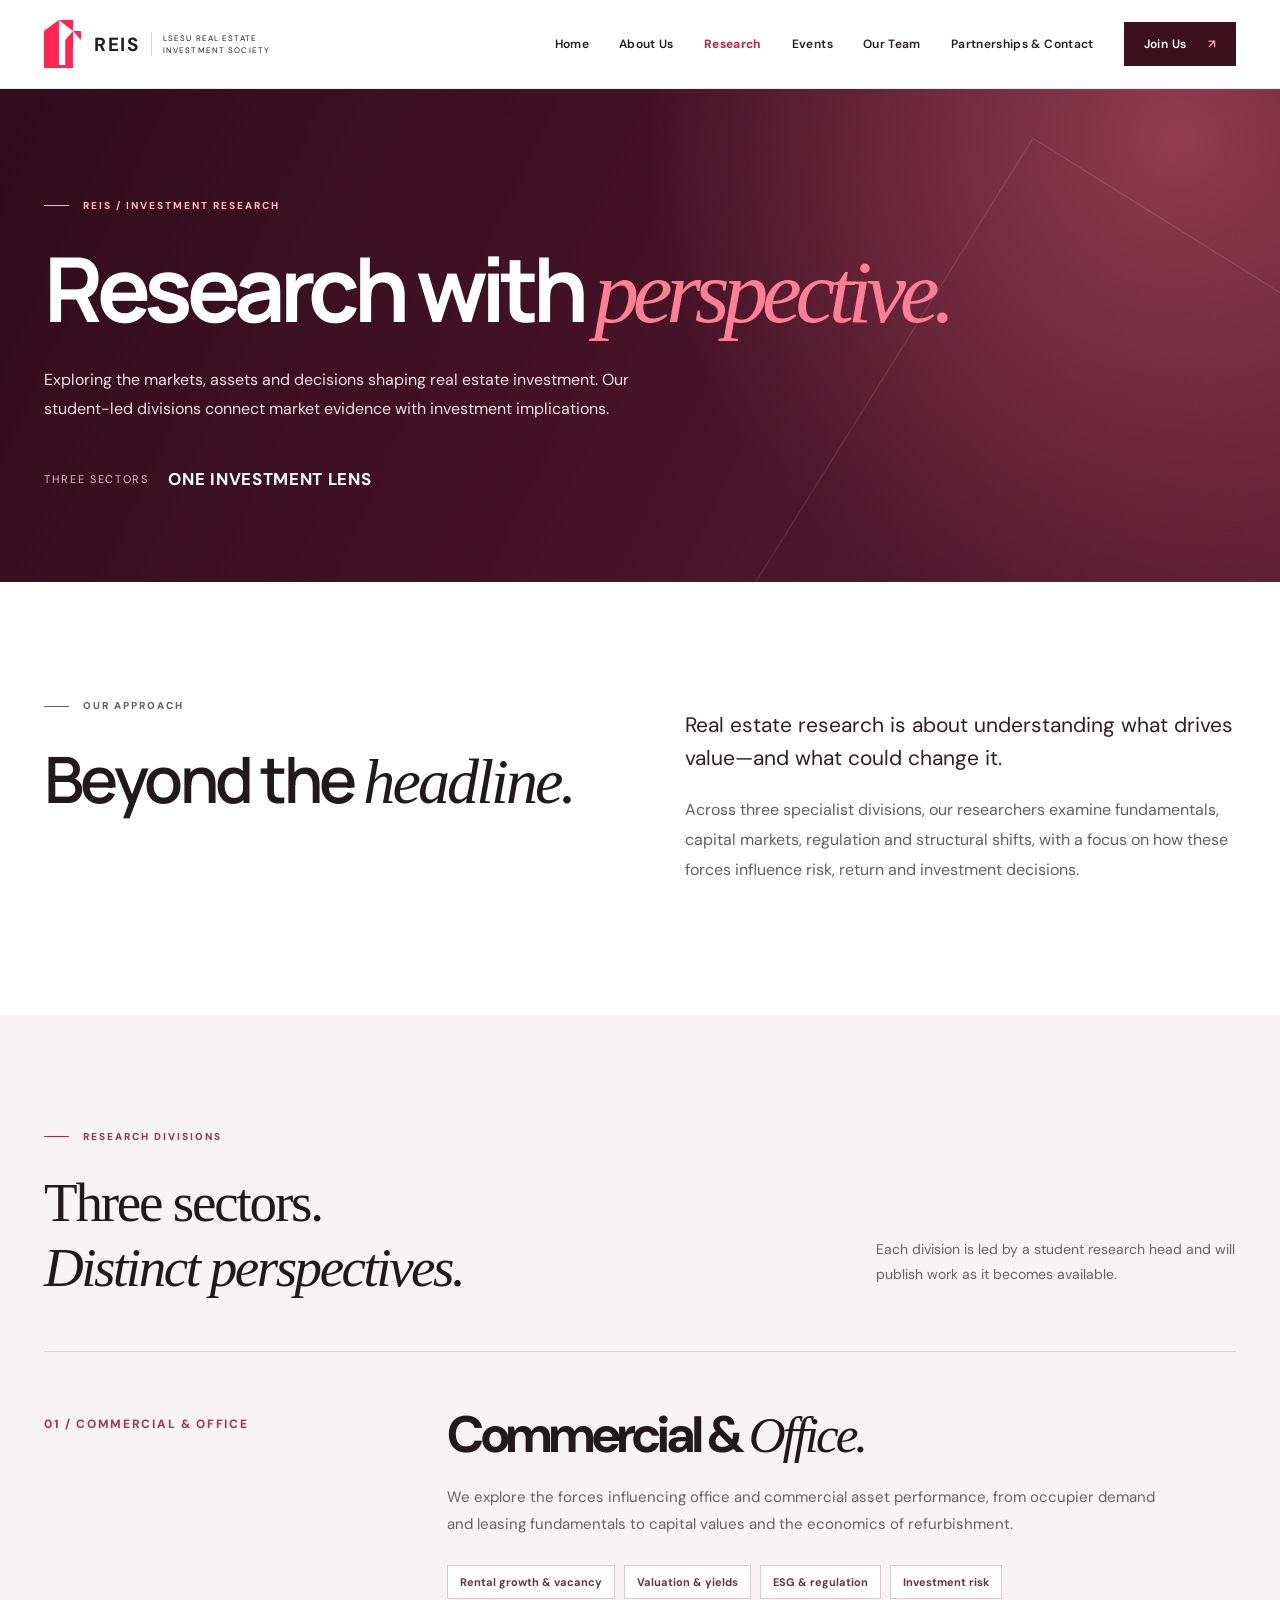
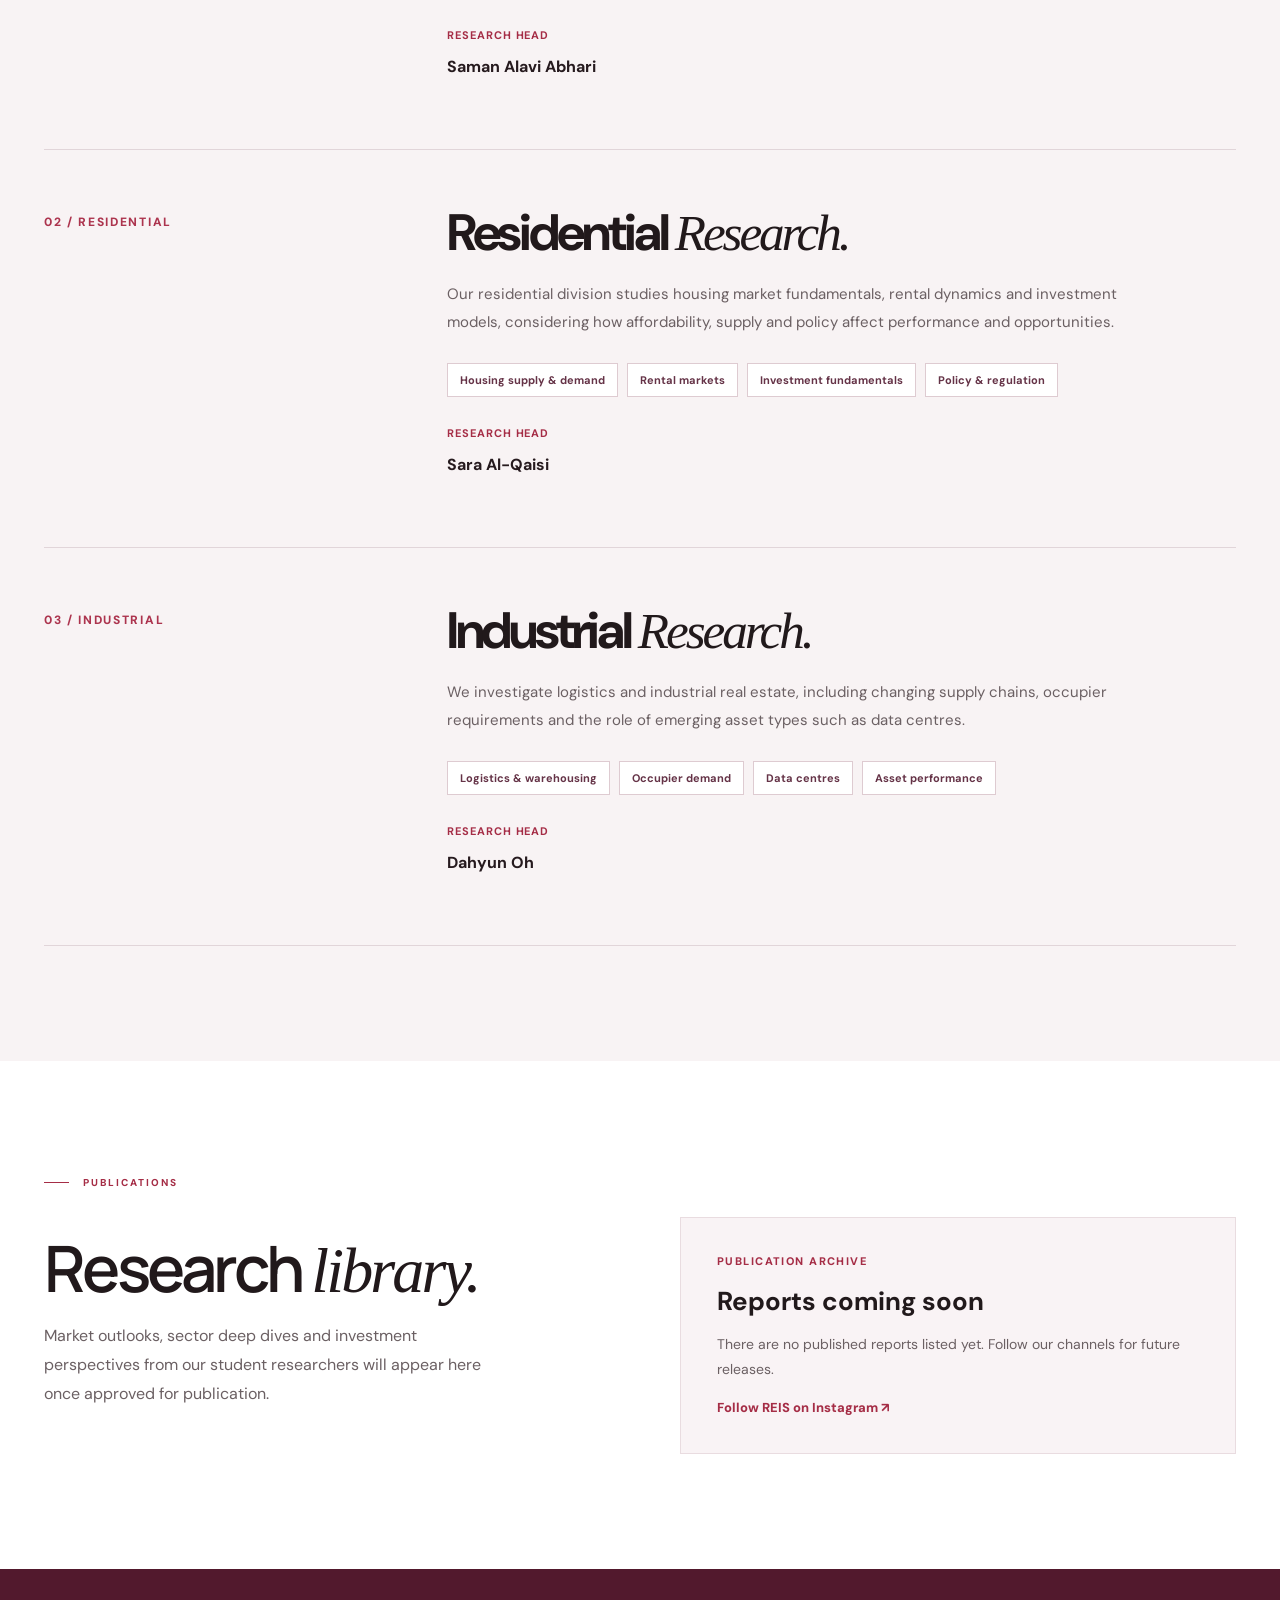
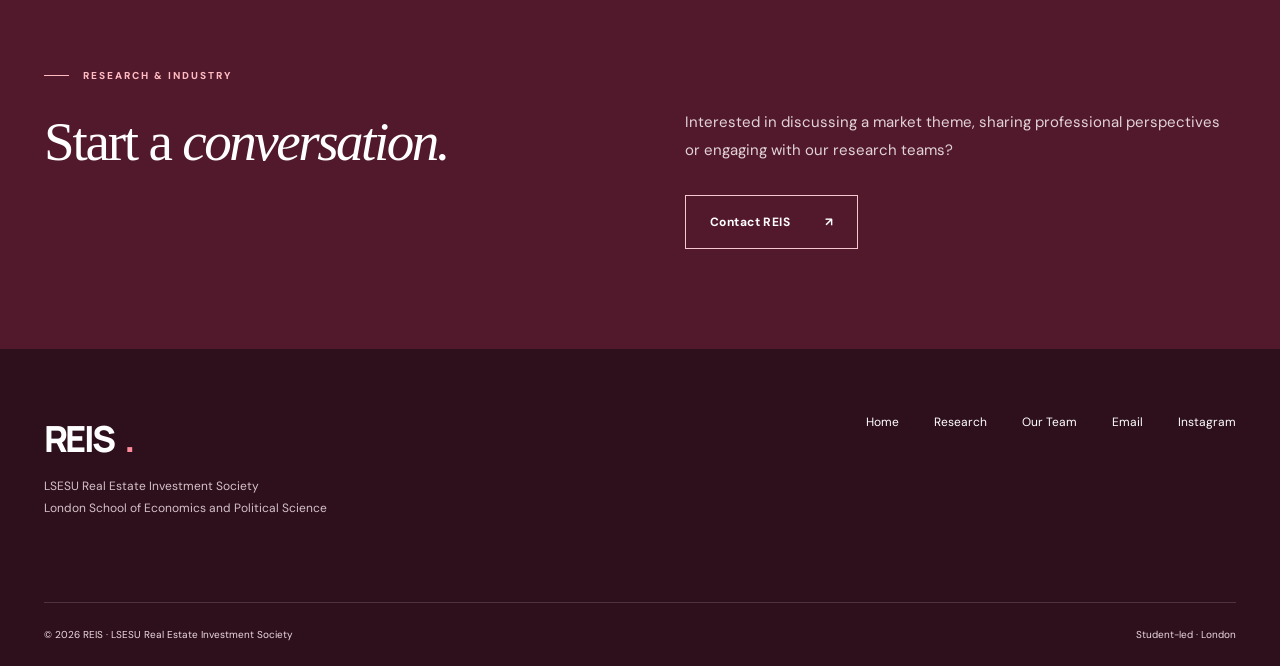
<file: research.html>
<!doctype html><html lang="en"><head><meta charset="utf-8"><meta name="viewport" content="width=device-width,initial-scale=1"><meta name="theme-color" content="#421426"><meta name="description" content="Explore commercial, residential and industrial research at the LSESU Real Estate Investment Society."><title>Research | REIS</title><link rel="preconnect" href="https://fonts.googleapis.com"><link rel="preconnect" href="https://fonts.gstatic.com" crossorigin><link href="https://fonts.googleapis.com/css2?family=DM+Sans:wght@400;500;600;700&family=Manrope:wght@400;500;600;700;800&display=swap" rel="stylesheet"><link rel="stylesheet" href="style.css"><script src="script.js" defer></script></head><body><a class="skip" href="#main">Skip to content</a><header class="site-header"><div class="nav-shell"><a class="brand" href="index.html#top" aria-label="REIS homepage"><img class="brand-logo" src="reis-logo-mark.png" alt="" width="39" height="52"><span class="brand-name"><strong>REIS</strong><small>LSESU REAL ESTATE<br>INVESTMENT SOCIETY</small></span></a><button class="menu-toggle" aria-label="Open navigation" aria-expanded="false" aria-controls="nav-links"><span></span><span></span><span></span></button><nav id="nav-links" class="nav-links" aria-label="Main navigation"><a href="index.html#top">Home</a><a href="index.html#about">About Us</a><a href="research.html" aria-current="page">Research</a><a href="events.html">Events</a><a href="team.html">Our Team</a><a href="contact.html">Partnerships &amp; Contact</a><a class="nav-cta" href="https://www.lsesu.com/communities/societies/group/16870/" target="_blank" rel="noopener noreferrer">Join Us <span aria-hidden="true">↗</span></a></nav></div></header><main id="main">
<section class="team-hero research-hero"><div class="container"><p class="eyebrow light"><span class="line"></span> REIS / INVESTMENT RESEARCH</p><h1>Research with <em>perspective.</em></h1><p>Exploring the markets, assets and decisions shaping real estate investment. Our student-led divisions connect market evidence with investment implications.</p><div class="team-year">THREE SECTORS <strong>ONE INVESTMENT LENS</strong></div></div></section>
<section class="section research-introduction"><div class="container research-intro-grid"><div><p class="eyebrow"><span class="line"></span> OUR APPROACH</p><h2>Beyond the <span class="serif">headline.</span></h2></div><div><p class="lead">Real estate research is about understanding what drives value—and what could change it.</p><p>Across three specialist divisions, our researchers examine fundamentals, capital markets, regulation and structural shifts, with a focus on how these forces influence risk, return and investment decisions.</p></div></div></section>
<section class="research-divisions section" id="divisions"><div class="container"><div class="section-top"><div><p class="eyebrow"><span class="line"></span> RESEARCH DIVISIONS</p><h2>Three sectors.<br><span class="serif">Distinct perspectives.</span></h2></div><p>Each division is led by a student research head and will publish work as it becomes available.</p></div>
<div class="division-stack">
<article class="division-row" id="commercial"><div class="division-index">01 / COMMERCIAL & OFFICE</div><div><h3>Commercial & <em>Office.</em></h3><p>We explore the forces influencing office and commercial asset performance, from occupier demand and leasing fundamentals to capital values and the economics of refurbishment.</p><div class="division-tags"><span>Rental growth & vacancy</span><span>Valuation & yields</span><span>ESG & regulation</span><span>Investment risk</span></div><p class="division-head">RESEARCH HEAD <strong>Saman Alavi Abhari</strong></p></div></article>
<article class="division-row" id="residential"><div class="division-index">02 / RESIDENTIAL</div><div><h3>Residential <em>Research.</em></h3><p>Our residential division studies housing market fundamentals, rental dynamics and investment models, considering how affordability, supply and policy affect performance and opportunities.</p><div class="division-tags"><span>Housing supply & demand</span><span>Rental markets</span><span>Investment fundamentals</span><span>Policy & regulation</span></div><p class="division-head">RESEARCH HEAD <strong>Sara Al-Qaisi</strong></p></div></article>
<article class="division-row" id="industrial"><div class="division-index">03 / INDUSTRIAL</div><div><h3>Industrial <em>Research.</em></h3><p>We investigate logistics and industrial real estate, including changing supply chains, occupier requirements and the role of emerging asset types such as data centres.</p><div class="division-tags"><span>Logistics & warehousing</span><span>Occupier demand</span><span>Data centres</span><span>Asset performance</span></div><p class="division-head">RESEARCH HEAD <strong>Dahyun Oh</strong></p></div></article>
</div></div></section>
<section class="section research-publications" id="publications"><div class="container"><p class="eyebrow"><span class="line"></span> PUBLICATIONS</p><div class="research-publications-grid"><div><h2>Research <span class="serif">library.</span></h2><p>Market outlooks, sector deep dives and investment perspectives from our student researchers will appear here once approved for publication.</p></div><div class="publication-empty"><span>PUBLICATION ARCHIVE</span><strong>Reports coming soon</strong><p>There are no published reports listed yet. Follow our channels for future releases.</p><a href="https://www.instagram.com/lsesurealestate/" target="_blank" rel="noopener noreferrer">Follow REIS on Instagram ↗</a></div></div></div></section>
<section class="partner-section"><div class="container partner-layout"><div><p class="eyebrow light"><span class="line"></span> RESEARCH & INDUSTRY</p><h2>Start a <span class="serif">conversation.</span></h2></div><div><p>Interested in discussing a market theme, sharing professional perspectives or engaging with our research teams?</p><a class="btn btn-outline" href="mailto:lse.realestateinvestment@gmail.com?subject=REIS%20Research%20Enquiry">Contact REIS <span>↗</span></a></div></div></section>
</main><footer><div class="container"><div class="footer-top"><div><a class="footer-brand" href="index.html">REIS<span>.</span></a><p>LSESU Real Estate Investment Society<br>London School of Economics and Political Science</p></div><div class="footer-links"><a href="index.html">Home</a><a href="research.html">Research</a><a href="team.html">Our Team</a><a href="mailto:lse.realestateinvestment@gmail.com">Email</a><a href="https://www.instagram.com/lsesurealestate/" target="_blank" rel="noopener noreferrer">Instagram</a></div></div><div class="footer-bottom"><span>© 2026 REIS · LSESU Real Estate Investment Society</span><span>Student-led · London</span></div></div></footer></body></html>
</file>
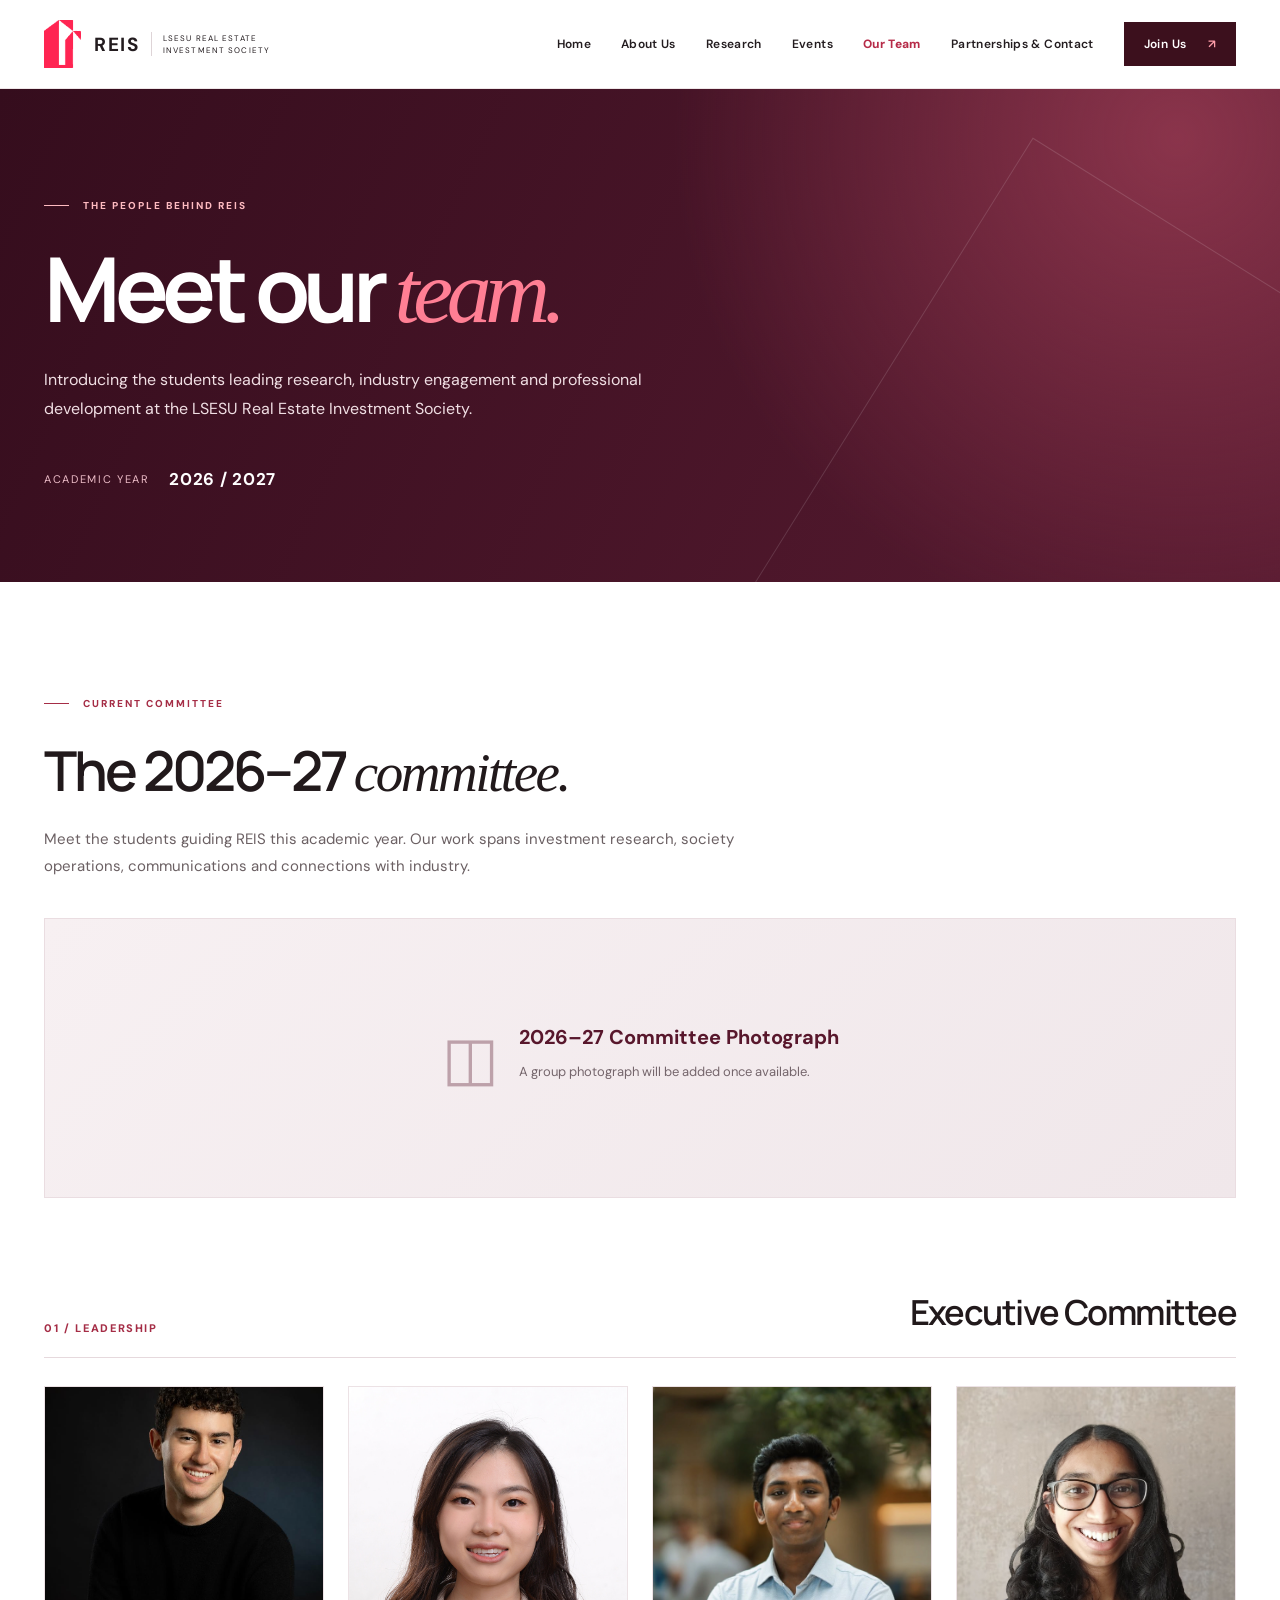
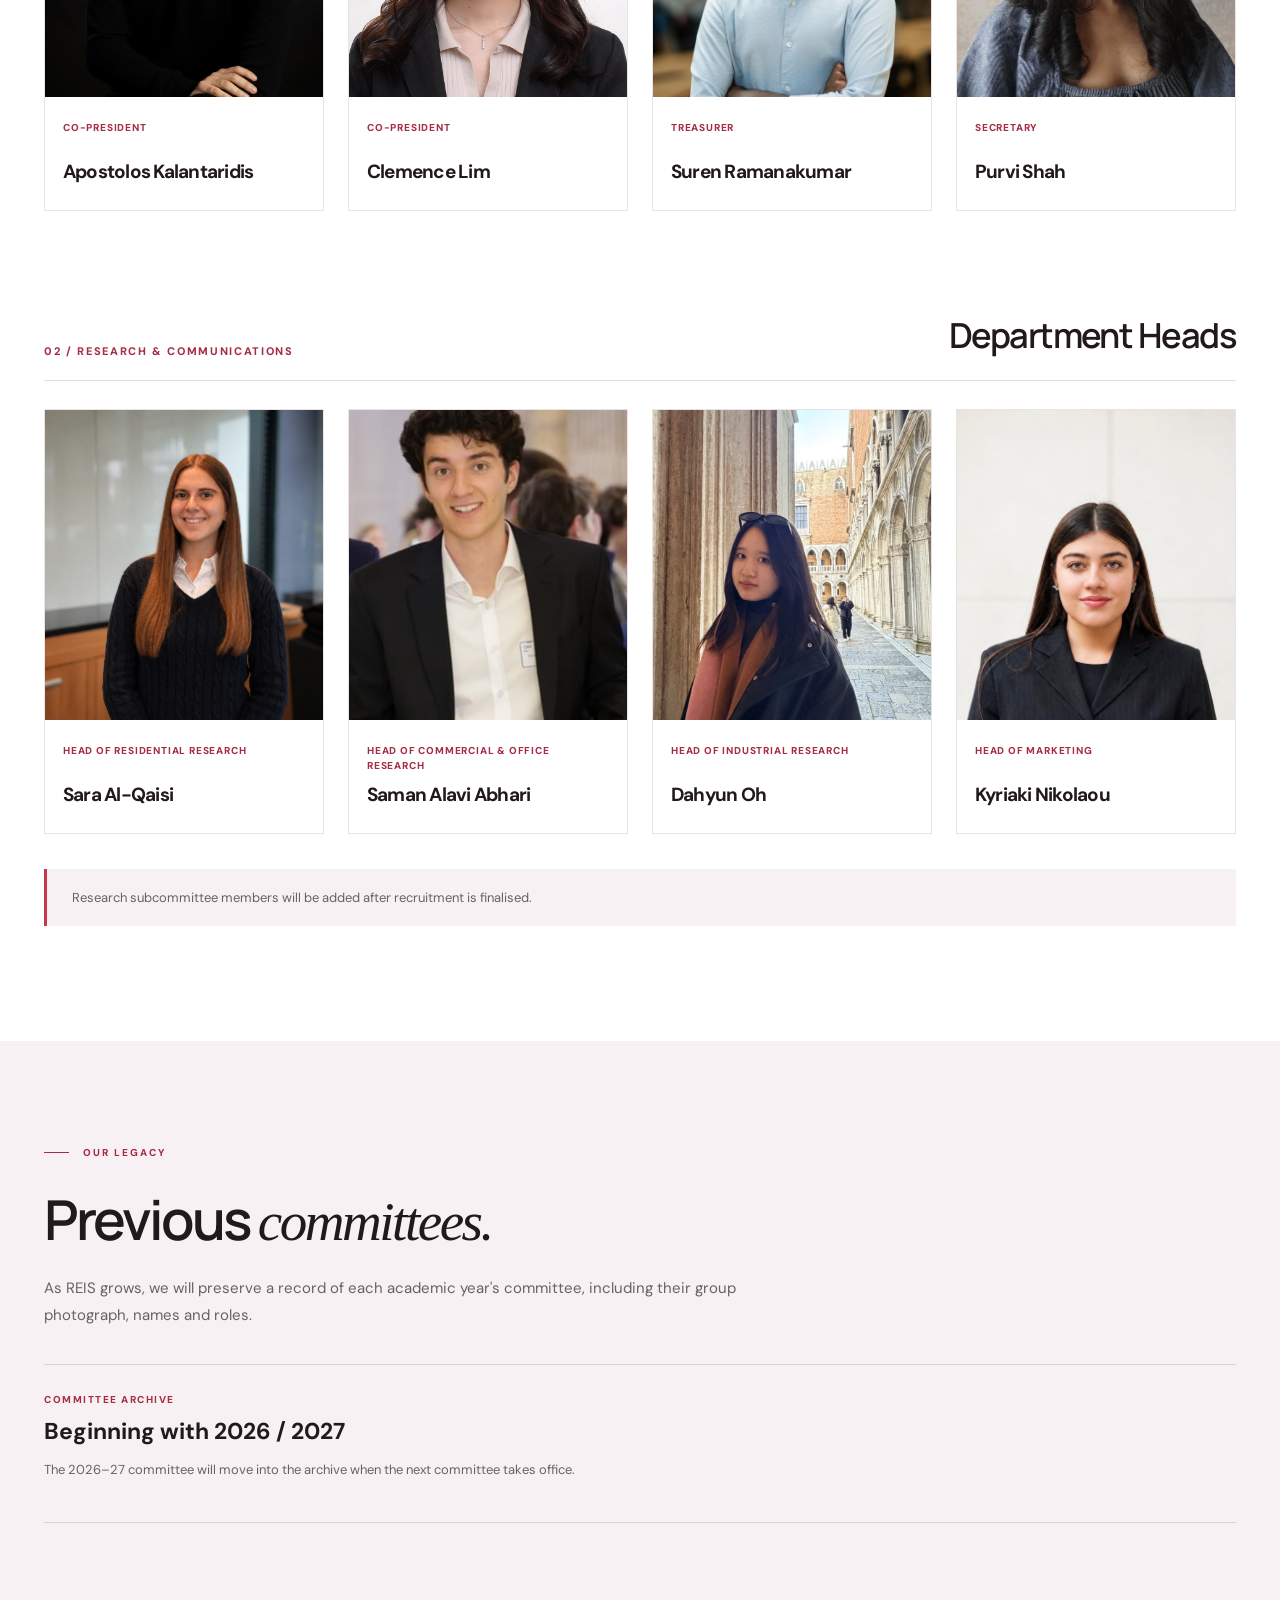
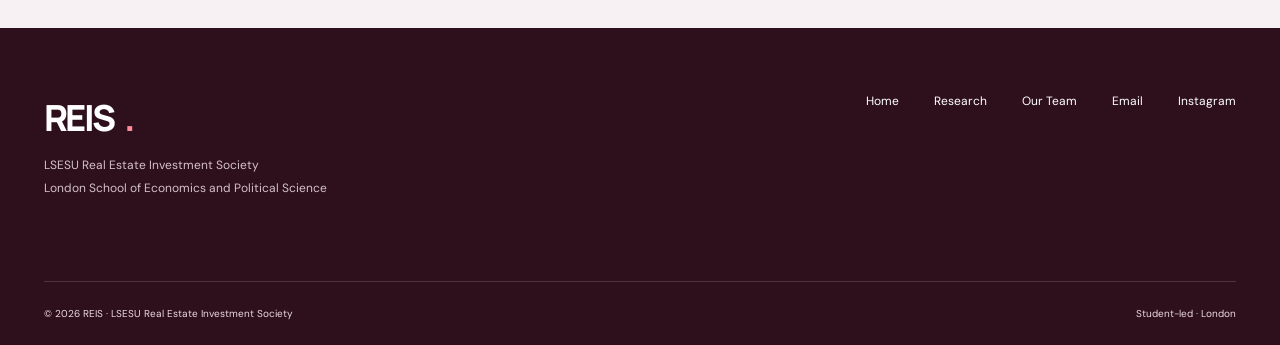
<file: team.html>
<!doctype html><html lang="en"><head><meta charset="utf-8"><meta name="viewport" content="width=device-width,initial-scale=1"><meta name="theme-color" content="#421426"><meta name="description" content="Meet the 2026–27 committee of the LSESU Real Estate Investment Society."><title>Our Team | REIS</title><link rel="preconnect" href="https://fonts.googleapis.com"><link rel="preconnect" href="https://fonts.gstatic.com" crossorigin><link href="https://fonts.googleapis.com/css2?family=DM+Sans:wght@400;500;600;700&family=Manrope:wght@400;500;600;700;800&display=swap" rel="stylesheet"><link rel="stylesheet" href="style.css"><script src="script.js" defer></script></head><body><a class="skip" href="#main">Skip to content</a><header class="site-header"><div class="nav-shell"><a class="brand" href="index.html#top" aria-label="REIS homepage"><img class="brand-logo" src="reis-logo-mark.png" alt="" width="39" height="52"><span class="brand-name"><strong>REIS</strong><small>LSESU REAL ESTATE<br>INVESTMENT SOCIETY</small></span></a><button class="menu-toggle" aria-label="Open navigation" aria-expanded="false" aria-controls="nav-links"><span></span><span></span><span></span></button><nav id="nav-links" class="nav-links" aria-label="Main navigation"><a href="index.html#top">Home</a><a href="index.html#about">About Us</a><a href="research.html">Research</a><a href="events.html">Events</a><a href="team.html" aria-current="page">Our Team</a><a href="contact.html">Partnerships &amp; Contact</a><a class="nav-cta" href="https://www.lsesu.com/communities/societies/group/16870/" target="_blank" rel="noopener noreferrer">Join Us <span aria-hidden="true">↗</span></a></nav></div></header><main id="main"><section class="team-hero"><div class="container"><p class="eyebrow light"><span class="line"></span> THE PEOPLE BEHIND REIS</p><h1>Meet our <em>team.</em></h1><p>Introducing the students leading research, industry engagement and professional development at the LSESU Real Estate Investment Society.</p><div class="team-year">ACADEMIC YEAR <strong>2026 / 2027</strong></div></div></section><section class="section team-page"><div class="container"><div class="team-section-heading"><p class="eyebrow"><span class="line"></span> CURRENT COMMITTEE</p><h2>The 2026–27 <span class="serif">committee.</span></h2><p>Meet the students guiding REIS this academic year. Our work spans investment research, society operations, communications and connections with industry.</p></div><div class="group-photo-placeholder"><span class="group-icon" aria-hidden="true">◫</span><div><strong>2026–27 Committee Photograph</strong><p>A group photograph will be added once available.</p></div></div><div class="committee-subheading"><span>01 / LEADERSHIP</span><h2>Executive Committee</h2></div><div class="committee-grid"><article class="committee-card"><div class="portrait-wrap"><img src="team-photos/apostolos.jpg" alt="Portrait of Apostolos Kalantaridis" loading="lazy"></div><div class="committee-card-copy"><p class="committee-role">Co-President</p><h3>Apostolos Kalantaridis</h3></div></article><article class="committee-card"><div class="portrait-wrap"><img src="team-photos/clemence.jpg" alt="Portrait of Clemence Lim" loading="lazy"></div><div class="committee-card-copy"><p class="committee-role">Co-President</p><h3>Clemence Lim</h3></div></article><article class="committee-card"><div class="portrait-wrap"><img src="team-photos/suren.jpg" alt="Portrait of Suren Ramanakumar" loading="lazy"></div><div class="committee-card-copy"><p class="committee-role">Treasurer</p><h3>Suren Ramanakumar</h3></div></article><article class="committee-card"><div class="portrait-wrap"><img src="team-photos/purvi.jpg" alt="Portrait of Purvi Shah" loading="lazy"></div><div class="committee-card-copy"><p class="committee-role">Secretary</p><h3>Purvi Shah</h3></div></article></div><div class="committee-subheading heads"><span>02 / RESEARCH & COMMUNICATIONS</span><h2>Department Heads</h2></div><div class="committee-grid"><article class="committee-card"><div class="portrait-wrap"><img src="team-photos/sara.jpg" alt="Portrait of Sara Al-Qaisi" loading="lazy"></div><div class="committee-card-copy"><p class="committee-role">Head of Residential Research</p><h3>Sara Al-Qaisi</h3></div></article><article class="committee-card"><div class="portrait-wrap"><img src="team-photos/saman.jpg" alt="Portrait of Saman Alavi Abhari" loading="lazy"></div><div class="committee-card-copy"><p class="committee-role">Head of Commercial & Office Research</p><h3>Saman Alavi Abhari</h3></div></article><article class="committee-card"><div class="portrait-wrap"><img src="team-photos/dahyun.jpg" alt="Portrait of Dahyun Oh" loading="lazy"></div><div class="committee-card-copy"><p class="committee-role">Head of Industrial Research</p><h3>Dahyun Oh</h3></div></article><article class="committee-card"><div class="portrait-wrap"><img src="team-photos/kyriaki.jpg" alt="Portrait of Kyriaki Nikolaou" loading="lazy"></div><div class="committee-card-copy"><p class="committee-role">Head of Marketing</p><h3>Kyriaki Nikolaou</h3></div></article></div><div class="team-notice">Research subcommittee members will be added after recruitment is finalised.</div></div></section><section class="archive-section"><div class="container"><p class="eyebrow"><span class="line"></span> OUR LEGACY</p><h2>Previous <span class="serif">committees.</span></h2><p>As REIS grows, we will preserve a record of each academic year's committee, including their group photograph, names and roles.</p><div class="archive-empty"><span>COMMITTEE ARCHIVE</span><strong>Beginning with 2026 / 2027</strong><p>The 2026–27 committee will move into the archive when the next committee takes office.</p></div></div></section></main><footer><div class="container"><div class="footer-top"><div><a class="footer-brand" href="index.html">REIS<span>.</span></a><p>LSESU Real Estate Investment Society<br>London School of Economics and Political Science</p></div><div class="footer-links"><a href="index.html">Home</a><a href="research.html">Research</a><a href="team.html">Our Team</a><a href="mailto:lse.realestateinvestment@gmail.com">Email</a><a href="https://www.instagram.com/lsesurealestate/" target="_blank" rel="noopener noreferrer">Instagram</a></div></div><div class="footer-bottom"><span>© 2026 REIS · LSESU Real Estate Investment Society</span><span>Student-led · London</span></div></div></footer></body></html>
</file>
<file: style.css>
:root{--navy:#491426;--navy2:#681d32;--gold:#d85b67;--paper:#ffffff;--ink:#271b21;--muted:#73676b;--border:#eadde1}*{box-sizing:border-box}html{scroll-behavior:smooth}body{margin:0;color:var(--ink);background:var(--paper);font-family:'DM Sans',Arial,sans-serif}a{color:inherit;text-decoration:none}button{font:inherit}.container{width:min(1200px,calc(100% - 88px));margin:auto}.skip{position:absolute;left:-999px;top:0;background:#fff;z-index:100;padding:12px}.skip:focus{left:10px}.site-header{position:absolute;z-index:20;top:0;left:0;right:0;border-bottom:1px solid #ffffff32;color:#fff}.nav-shell{width:min(1320px,calc(100% - 88px));margin:auto;height:94px;display:flex;align-items:center;justify-content:space-between}.brand{display:flex;align-items:center;gap:13px}.brand-mark{font-family:Georgia,serif;font-size:48px;font-weight:bold;line-height:1}.mark-dot,.footer-brand span{color:var(--gold)}.brand-name{display:flex;align-items:center;gap:11px}.brand-name strong{font-size:18px;letter-spacing:.09em}.brand-name small{font-size:8px;letter-spacing:.14em;line-height:1.5;border-left:1px solid #ffffff60;padding-left:11px}.nav-links{display:flex;gap:30px;align-items:center;font-size:12px;font-weight:600;letter-spacing:.03em}.nav-links>a:not(.nav-cta){opacity:.84}.nav-links>a:hover{color:var(--gold)}.nav-cta{padding:13px 19px;border:1px solid #ffffff70}.nav-cta span{margin-left:18px;color:var(--gold)}.menu-toggle{display:none}.hero{min-height:760px;height:min(860px,95vh);position:relative;background:linear-gradient(118deg,#330d1b 18%,#671d35 66%,#8b3048);color:white;overflow:hidden;display:flex;align-items:center}.hero-overlay{position:absolute;inset:0;background:linear-gradient(90deg,#491426f5 0%,#491426ce 45%,#4914264d 100%),linear-gradient(0deg,#2b101a 0%,transparent 25%)}.hero-art{position:absolute;inset:0;overflow:hidden}.hero-grid{position:absolute;inset:0;background:repeating-linear-gradient(90deg,transparent 0 125px,#ffffff08 126px 127px)}.tower{position:absolute;bottom:-5%;background:repeating-linear-gradient(0deg,#ffffff08 0 4px,transparent 4px 32px),repeating-linear-gradient(90deg,#ffffff0e 0 3px,transparent 3px 42px),linear-gradient(110deg,#966473,#4c1528 58%,#9c556a);transform:skewY(-3deg);box-shadow:-22px 0 50px #1d071050}.tower-one{height:77%;width:18%;right:5%}.tower-two{height:92%;width:16%;right:23%;transform:skewY(4deg)}.tower-three{height:62%;width:13%;right:39%}.tower-four{height:42%;width:20%;right:-10%;transform:skewY(5deg)}.hero-content{position:relative;z-index:2;padding-top:90px}.eyebrow{font-size:10px;letter-spacing:.2em;font-weight:800;display:flex;align-items:center;gap:14px;color:#a52d46;margin:0 0 28px}.eyebrow.light{color:#ffbbc5}.line{width:25px;height:1px;background:currentColor;display:inline-block}.hero h1,h2{font-family:Manrope,Arial,sans-serif;letter-spacing:-.055em;font-weight:600}.hero h1{font-size:clamp(52px,6.4vw,104px);line-height:1.09;margin:0 0 30px;max-width:920px}.hero h1 em,.serif,.statement em{font-family:Georgia,serif;font-style:italic;font-weight:400;letter-spacing:-.045em}.hero h1 em{color:var(--gold)}.hero-content>p{font-size:16px;line-height:1.9;max-width:535px;color:#eadfe1}.hero-actions{display:flex;align-items:center;gap:32px;margin-top:40px}.btn{display:inline-flex;align-items:center;justify-content:space-between;gap:35px;padding:18px 24px;font-size:12px;font-weight:700;letter-spacing:.035em;transition:transform .2s,background .2s}.btn:hover{transform:translateY(-2px)}.btn-gold{background:var(--gold);color:#2b101a}.btn-dark{background:var(--navy);color:white}.btn-outline{border:1px solid #d85b67;color:white}.btn-outline:hover{background:#ffffff15}.text-link,.inline-link{font-size:12px;font-weight:700;border-bottom:1px solid #dec6ce;padding-bottom:8px}.text-link span,.inline-link span{margin-left:15px}.hero-bottom{position:absolute;bottom:31px;left:0;right:0;display:flex;justify-content:space-between;padding:0 max(44px,calc((100vw - 1200px)/2));z-index:3;color:#e4d5da;font-size:9px;letter-spacing:.19em}.gold{color:var(--gold)}.section{padding:115px 0}.intro-layout{display:grid;grid-template-columns:1fr 1fr;gap:90px}.intro h2,.section-top h2,.events h2,.partner-section h2,.connect h2{font-size:clamp(38px,4.3vw,66px);line-height:1.18;margin:0}.intro-copy{padding-top:40px}.intro-copy .lead{font-size:22px;line-height:1.5;font-weight:600;margin-top:0}.intro-copy>p:not(.lead){color:var(--muted);line-height:1.85;font-size:14px}.inline-link{display:inline-block;margin-top:20px;border-color:var(--gold)}.focus{background:#f8f1f3}.section-top{display:flex;align-items:end;justify-content:space-between;gap:50px;margin-bottom:45px}.section-top>p{max-width:360px;color:var(--muted);font-size:14px;line-height:1.8}.pillar-grid{display:grid;grid-template-columns:repeat(4,1fr);border:1px solid #e6d9dd}.pillar{min-height:320px;padding:32px 25px;position:relative;border-right:1px solid #e6d9dd;transition:background .2s}.pillar:last-child{border:0}.pillar:hover{background:#fffaf8}.pillar-number,.card-kicker{font-size:10px;letter-spacing:.14em;font-weight:700;color:#a52d46}.pillar-symbol{position:absolute;top:27px;right:25px;font-size:26px;color:#c43f56}.pillar h3{font-family:Manrope,sans-serif;font-size:25px;line-height:1.25;letter-spacing:-.04em;margin:68px 0 15px}.pillar p{font-size:13px;line-height:1.75;color:var(--muted)}.statement{background:var(--navy);color:white;padding:115px 0;position:relative;overflow:hidden}.statement:after{content:'R';font-family:Georgia,serif;font-size:600px;position:absolute;right:3%;top:-190px;color:#ffffff06}.statement-inner{position:relative;z-index:1}.statement p{font-family:Manrope,sans-serif;font-size:clamp(31px,4.7vw,72px);letter-spacing:-.045em;line-height:1.4;margin:30px 0 45px}.statement em{color:var(--gold)}.statement-foot{font-size:10px;letter-spacing:.2em;color:#d3bdc4}.research-grid{display:grid;grid-template-columns:repeat(3,1fr);gap:20px}.research-card{background:white;border:1px solid #e8dfdc}.card-visual{height:260px;position:relative;overflow:hidden}.visual-index{position:absolute;top:22px;left:24px;color:#fff;font-size:12px;letter-spacing:.2em;z-index:2}.visual-office{background:linear-gradient(135deg,#a65067,#4a1227)}.buildings{position:absolute;inset:35px 0 0;display:flex;align-items:end;justify-content:center;gap:13px;transform:skewY(-6deg)}.buildings i{display:block;width:25%;height:85%;background:repeating-linear-gradient(0deg,#ffffff18 0 3px,transparent 3px 18px),repeating-linear-gradient(90deg,#ffffff15 0 2px,transparent 2px 23px),#72213b}.buildings i:nth-child(2){height:110%;background-color:#9c415c}.buildings i:nth-child(3){height:72%}.visual-residential{background:linear-gradient(130deg,#cbb8bd,#7b394e)}.residential-lines{position:absolute;left:20%;right:0;bottom:-10%;height:110%;background:repeating-linear-gradient(90deg,#f1e5d43a 0 8px,#4c1f3035 8px 36px),repeating-linear-gradient(0deg,transparent 0 34px,#462331b3 35px 39px);transform:perspective(300px) rotateY(-17deg)}.visual-industrial{background:linear-gradient(155deg,#b68190,#63243a)}.warehouse{position:absolute;left:10%;right:-10%;height:47%;bottom:8%;background:repeating-linear-gradient(90deg,#b4bec033 0 5px,transparent 5px 65px),linear-gradient(#b8a2a6,#956574);transform:skewY(-9deg);border-top:20px solid #dfb9c3;box-shadow:0 15px 30px #49142644}.card-body{padding:28px}.card-body h3{font-size:22px;letter-spacing:-.04em;margin:12px 0}.card-body p{color:var(--muted);font-size:13px;line-height:1.75}.research-note{font-size:12px;color:#75676e;margin-top:22px}.events{background:#f8f1f3}.events-layout{display:grid;grid-template-columns:1fr 1fr;gap:100px;align-items:center}.events-layout>div:first-child>p:not(.eyebrow){font-size:14px;color:var(--muted);line-height:1.8;max-width:410px;margin:28px 0}.event-panel{background:#ffffff;padding:36px 38px;border:1px solid #eee0e5}.event-panel-top,.event-panel-bottom{font-size:10px;letter-spacing:.13em;color:#74545f;display:flex;justify-content:space-between}.event-row{display:flex;gap:25px;align-items:start;padding:28px 0;border-bottom:1px solid #eee0e5}.event-icon{font-size:25px;color:#b83c55}.event-row h3{margin:0 0 7px;font-size:17px}.event-row p{margin:0;color:var(--muted);font-size:12px;line-height:1.65}.event-panel-bottom{margin-top:25px;line-height:1.6}.partner-section{background:#5a192c;color:white;padding:100px 0}.partner-layout{display:grid;grid-template-columns:1fr 1fr;gap:90px}.partner-layout>div:nth-child(2){padding-top:40px}.partner-layout p:not(.eyebrow){font-size:15px;line-height:1.85;color:#e2d3d7;margin:0 0 30px}.partner-layout small{display:block;margin-top:15px;color:#eedbe1;font-size:10px}.connect{text-align:center}.connect-inner{max-width:700px}.connect .eyebrow{justify-content:center}.connect h2{margin-bottom:20px}.connect p:not(.eyebrow){color:var(--muted);font-size:15px;line-height:1.8}.connect-actions{display:flex;align-items:center;justify-content:center;gap:20px;margin-top:35px}.connect-actions>span{font-size:11px;color:#75676e;max-width:190px;text-align:left}footer{background:#2b101a;color:#ffffff;padding:65px 0 25px}.footer-top{display:flex;justify-content:space-between;gap:40px;padding-bottom:70px}.footer-brand{font-family:Manrope,sans-serif;font-weight:800;font-size:36px;letter-spacing:-.07em}.footer-top p{font-size:12px;line-height:1.9;color:#d5c2c8}.footer-links{display:flex;gap:35px;font-size:12px}.footer-bottom{border-top:1px solid #ffffff25;padding-top:25px;display:flex;justify-content:space-between;gap:25px;font-size:10px;color:#eedbe1}@media(max-width:900px){.container,.nav-shell{width:calc(100% - 44px)}.nav-shell{height:76px}.menu-toggle{display:flex;flex-direction:column;gap:5px;border:0;background:none;padding:12px;cursor:pointer}.menu-toggle span{display:block;width:22px;height:2px;background:#fff}.nav-links{display:none;position:absolute;top:76px;left:0;right:0;background:#5a192c;padding:25px 22px;flex-direction:column;align-items:stretch;gap:20px}.nav-links.open{display:flex}.hero{min-height:660px;height:auto}.hero-content{padding-top:165px;padding-bottom:125px}.hero-bottom{padding:0 22px}.intro-layout,.events-layout,.partner-layout{grid-template-columns:1fr;gap:30px}.intro-copy,.partner-layout>div:nth-child(2){padding-top:0}.pillar-grid{grid-template-columns:repeat(2,1fr)}.pillar:nth-child(2){border-right:0}.pillar:nth-child(-n+2){border-bottom:1px solid #e6d9dd}.research-grid{grid-template-columns:1fr 1fr}.section{padding:85px 0}}@media(max-width:600px){.brand-name small{font-size:7px}.brand-mark{font-size:39px}.hero h1{font-size:49px}.hero-bottom{font-size:7px}.hero-bottom span:last-child{display:none}.hero-actions{flex-wrap:wrap}.section-top{display:block}.section-top>p{margin-top:22px}.pillar-grid,.research-grid{grid-template-columns:1fr}.pillar{min-height:250px;border-right:0;border-bottom:1px solid #e6d9dd}.pillar:last-child{border-bottom:0}.pillar h3{margin-top:40px}.card-visual{height:220px}.event-panel{padding:25px}.connect-actions,.footer-top,.footer-bottom{flex-direction:column;align-items:flex-start}.connect-actions{align-items:center}.connect-actions>span{text-align:center}.footer-links{flex-wrap:wrap}.section{padding:70px 0}.statement{padding:80px 0}}

/* Maroon / red / white brand refinement */
.btn-gold{background:#c9344f;color:#fff}.btn-gold:hover{background:#a92740}.btn-dark{background:#58172c;color:#fff}.eyebrow{color:#a52d46}.eyebrow.light{color:#ffc2cd}.mark-dot,.footer-brand span,.hero h1 em{color:#ff8b9d}.nav-links>a:hover{color:#ffacba}.nav-cta span{color:#ff9cad}.hero{background:linear-gradient(118deg,#350e1e 18%,#671b35 66%,#852e47)}.hero-overlay{background:linear-gradient(90deg,#350e1ef5 0%,#491426ce 45%,#4914264d 100%),linear-gradient(0deg,#350e1e 0%,transparent 25%)}.focus,.events{background:#f8f1f3}.partner-section{background:#58172c}footer{background:#3c1022}.btn-outline{border-color:#f5c7d1}.card-kicker,.pillar-number{color:#9b2e47}.inline-link{border-color:#c9344f}

/* Official REIS emblem: coral-red from the supplied logo, supported by maroon and white. */
:root{--gold:#dd565d;--navy:#421426;--navy2:#5d1c30;--paper:#fff;--border:#eadde1}
.brand-logo{display:block;width:37px;height:50px;object-fit:contain;flex-shrink:0}
.brand-name strong{font-size:19px}
.footer-brand{display:inline-flex;align-items:center;gap:10px}
.footer-logo{width:30px;height:41px;object-fit:contain}
.btn-gold{background:#dd565d;color:#fff}.btn-gold:hover{background:#bf414d}
.hero h1 em,.statement em{color:#ff9fa7}
.eyebrow.light{color:#ffbbc1}
.nav-cta span,.nav-links>a:hover{color:#ff9fa7}
.pillar-symbol,.event-icon{color:#dd565d}
.hero{background:linear-gradient(118deg,#32101c 18%,#5d1c30 67%,#82384a)}
.hero-overlay{background:linear-gradient(90deg,#32101cf5 0%,#421426d5 46%,#42142640 100%),linear-gradient(0deg,#32101c 0%,transparent 25%)}
.focus,.events{background:#fbf7f8}
.partner-section{background:#52192d}
footer{background:#2e101d}
@media(max-width:600px){.brand-logo{width:29px;height:40px}.brand-name strong{font-size:17px}}

/* Brand refresh: official coral red + institutional maroon and white */
:root{--gold:#ef4157;--navy:#3c101d;--ink:#21191b;--muted:#6b6063}
.site-header{position:relative;background:#fff;color:#231c1f;border-bottom:1px solid #eee6e8}
.nav-shell{height:88px}
.brand-name small{border-left-color:#ded4d7}
.nav-links>a:not(.nav-cta){opacity:1}
.nav-links>a:hover{color:#db3148}
.nav-cta{background:#3c101d;color:#fff;border-color:#3c101d}
.nav-cta span{color:#ff9eaa}
.hero{height:min(690px,78vh);min-height:600px;background:linear-gradient(115deg,#2c0b16,#651d31)}
.hero-content{padding-top:10px}
.hero h1{font-family:Georgia,'Times New Roman',serif;font-weight:400;letter-spacing:-.045em;font-size:clamp(47px,5.5vw,84px);max-width:850px}
.hero h1 em{font-style:normal;color:#f04b60}
.hero-overlay{background:linear-gradient(90deg,#2e0a18 0%,#3d1021ef 42%,#4312213d 100%)}
.hero-art{background-image:linear-gradient(90deg,transparent 35%,#0000 80%),url('https://images.unsplash.com/photo-1486406146926-c627a92ad1ab?auto=format&fit=crop&w=1800&q=85');background-size:cover;background-position:center right}
.tower,.hero-grid{display:none}
.btn-gold{background:#ee4056;color:white}.btn-gold:hover{background:#c92e43}
.hero-bottom{color:#f5d9df}
.intro h2,.section-top h2,.events h2,.partner-section h2,.connect h2{font-family:Georgia,'Times New Roman',serif;font-weight:400;letter-spacing:-.04em}
.pillar h3{font-family:Georgia,'Times New Roman',serif;font-weight:400}
.focus,.events{background:#faf7f7}
.research-card{transition:transform .2s,box-shadow .2s}.research-card:hover{transform:translateY(-4px);box-shadow:0 16px 35px #3c101d12}
@media(max-width:900px){.menu-toggle span{background:#3c101d}.nav-links{background:#fff;color:#21191b;border-bottom:1px solid #eee}.nav-cta{color:#fff}.hero{min-height:620px;height:auto}.hero-content{padding-top:100px}}

/* Stage 2 — leadership, membership and social links; retain approved visual design */
html{scroll-padding-top:18px}
.team{background:#fff}
.leaders-grid{display:grid;grid-template-columns:repeat(2,minmax(0,1fr));gap:22px}
.leader-card{display:flex;align-items:center;gap:24px;border:1px solid #eadde1;background:#fcf9fa;padding:28px}
.leader-initial{width:88px;height:100px;display:grid;place-items:center;flex-shrink:0;background:#4a1327;color:#fff;font-family:Georgia,serif;font-size:28px;letter-spacing:.04em}
.leader-card h3{font-family:Georgia,serif;font-size:27px;font-weight:400;line-height:1.2;margin:12px 0}
.leader-card p{font-size:12px;color:#73676b;margin:0}
.coming-soon{font-size:13px;font-weight:600;color:#58172c;padding:16px 20px;border:1px solid #eadde1;background:#fcf7f8}
.social-links{display:flex;justify-content:center;gap:28px;margin-top:30px;font-size:13px;font-weight:700;color:#8f2840}
.social-links a:hover,.partner-layout small a:hover{ text-decoration:underline }
.partner-layout small a{color:#fff;text-decoration:underline;text-underline-offset:3px}
.footer-links{flex-wrap:wrap;justify-content:flex-end;max-width:520px;row-gap:17px}
@media(max-width:900px){.nav-links{gap:18px;font-size:11px}.leaders-grid{grid-template-columns:1fr}.footer-links{justify-content:flex-start}}
@media(max-width:600px){.leader-card{padding:20px;gap:15px}.leader-initial{width:70px;height:82px;font-size:22px}.leader-card h3{font-size:23px}.social-links{flex-wrap:wrap}.connect-actions{gap:16px}}

/* Stage 3: Dedicated committee page */
.nav-links a[aria-current="page"]{color:#b62b48;font-weight:800}
.team-hero{background:radial-gradient(circle at 92% 10%,#8a344b 0,transparent 40%),linear-gradient(115deg,#350d1d,#581b31);color:white;padding:110px 0 92px;position:relative;overflow:hidden}
.team-hero:after{content:"";position:absolute;right:-110px;bottom:-200px;width:540px;height:540px;border:1px solid #ffffff22;transform:rotate(32deg);pointer-events:none}
.team-hero .container{position:relative;z-index:1}
.team-hero h1{font-family:Manrope,sans-serif;font-size:clamp(54px,7vw,108px);letter-spacing:-.07em;line-height:1.08;margin:25px 0}
.team-hero h1 em{font-family:Georgia,serif;color:#ff7f94;font-weight:400}
.team-hero p:not(.eyebrow){font-size:16px;line-height:1.8;max-width:620px;color:#f1dfe4}
.team-year{margin-top:45px;display:flex;align-items:center;gap:20px;font-size:11px;letter-spacing:.15em;color:#edbdc8}
.team-year strong{font-size:17px;color:white;letter-spacing:.04em}
.team-page{background:#fff}
.team-section-heading{max-width:750px;margin-bottom:38px}
.team-section-heading h2,.archive-section h2{font-size:clamp(36px,4.3vw,64px);line-height:1.18;letter-spacing:-.055em;margin:12px 0 20px}
.team-section-heading>p:last-child,.archive-section>.container>p:not(.eyebrow){font-size:15px;color:#6b6063;line-height:1.8;max-width:700px}
.group-photo-placeholder{background:linear-gradient(135deg,#f7f0f2,#f0e7ea);border:1px solid #eadde1;min-height:280px;display:flex;align-items:center;justify-content:center;gap:20px;text-align:left;color:#58172c;padding:35px}
.group-photo-placeholder .group-icon{font-size:60px;opacity:.35}.group-photo-placeholder strong{font-size:20px}.group-photo-placeholder p{color:#75666c;font-size:13px}
.committee-subheading{margin:90px 0 28px;display:flex;align-items:end;justify-content:space-between;gap:20px;border-bottom:1px solid #e6d9dd;padding-bottom:22px}
.committee-subheading span{color:#a52d46;font-size:11px;font-weight:800;letter-spacing:.15em}.committee-subheading h2{font-size:clamp(24px,2.7vw,36px);letter-spacing:-.045em;margin:0}.committee-subheading.heads{margin-top:100px}
.committee-grid{display:grid;grid-template-columns:repeat(4,minmax(0,1fr));gap:24px}
.committee-card{border:1px solid #ece2e5;background:#fff;min-width:0;transition:transform .2s,box-shadow .2s}.committee-card:hover{transform:translateY(-4px);box-shadow:0 14px 35px #3b10201a}
.portrait-wrap{height:310px;background:#f3edef;overflow:hidden}.portrait-wrap img{display:block;width:100%;height:100%;object-fit:cover;object-position:center 24%}
.committee-card-copy{padding:23px 18px 25px}.committee-role{font-size:10px;letter-spacing:.08em;text-transform:uppercase;color:#a52d46;font-weight:800;line-height:1.5;min-height:31px;margin:0 0 9px}.committee-card h3{font-size:19px;line-height:1.3;letter-spacing:-.04em;margin:0}
.team-notice{margin-top:35px;color:#6b6063;font-size:13px;padding:20px 25px;background:#f8f1f3;border-left:3px solid #c9344f}
.archive-section{background:#f8f1f3;padding:105px 0}.archive-empty{border-top:1px solid #dfcdd3;border-bottom:1px solid #dfcdd3;padding:28px 0;margin-top:35px}.archive-empty span{display:block;font-size:10px;letter-spacing:.15em;color:#a52d46;font-weight:800;margin-bottom:10px}.archive-empty strong{font-size:23px}.archive-empty p{color:#6b6063;font-size:13px;line-height:1.7}
@media(max-width:1000px){.committee-grid{grid-template-columns:repeat(2,minmax(0,1fr))}.portrait-wrap{height:350px}}
@media(max-width:600px){.team-hero{padding:75px 0}.team-year{flex-wrap:wrap}.group-photo-placeholder{min-height:220px;flex-direction:column;text-align:center}.committee-grid{gap:12px}.portrait-wrap{height:210px}.committee-card-copy{padding:15px 12px}.committee-card h3{font-size:16px}.committee-role{font-size:9px;min-height:45px}.committee-subheading{display:block}.committee-subheading h2{margin-top:12px}.archive-section{padding:70px 0}}

/* Stage 4: Research page */
.research-hero{background:radial-gradient(circle at 92% 10%,#903b50 0,transparent 42%),linear-gradient(115deg,#310c1b,#581b31)}
.research-intro-grid{display:grid;grid-template-columns:1fr 1fr;gap:90px;align-items:start}
.research-intro-grid h2,.research-publications h2{font-size:clamp(38px,5vw,70px);letter-spacing:-.055em;line-height:1.1;margin:16px 0}
.research-intro-grid .lead{font-size:21px;color:#321f27;line-height:1.55;margin-top:12px}
.research-intro-grid p:not(.lead){color:#665d61;line-height:1.85}
.research-divisions{background:#f8f3f4}.division-stack{margin-top:50px;border-top:1px solid #e1d5d9}
.division-row{display:grid;grid-template-columns:30% 1fr;gap:45px;border-bottom:1px solid #e1d5d9;padding:52px 0 56px}
.division-index{font-size:12px;letter-spacing:.14em;font-weight:800;color:#ac344e;padding-top:12px}
.division-row h3{font-size:clamp(32px,4vw,56px);letter-spacing:-.06em;margin:0 0 18px;line-height:1.2}
.division-row h3 em{font-family:Georgia,serif;font-weight:400}
.division-row p{font-size:15px;line-height:1.85;color:#6b6063;max-width:720px}
.division-tags{display:flex;flex-wrap:wrap;gap:9px;margin:26px 0}
.division-tags span{border:1px solid #decbd1;background:#fff;padding:9px 12px;font-size:11px;color:#653347;font-weight:700}
.division-row .division-head{font-size:11px;letter-spacing:.09em;color:#a52d46;font-weight:700;margin-top:22px}
.division-head strong{display:block;font-size:16px;letter-spacing:0;color:#261a1e;margin-top:7px}
.research-publications-grid{display:grid;grid-template-columns:1fr 1fr;gap:80px;margin-top:15px}
.research-publications-grid>div>p{line-height:1.8;color:#6b6063;max-width:470px}
.publication-empty{padding:36px;background:#f9f3f5;border:1px solid #e9dce0}
.publication-empty span{display:block;font-size:11px;letter-spacing:.13em;color:#a52d46;font-weight:800;margin-bottom:16px}
.publication-empty strong{font-size:26px}.publication-empty p{color:#6b6063;line-height:1.8;font-size:14px}
.publication-empty a{font-weight:800;color:#a52d46;font-size:13px}
@media(max-width:750px){.research-intro-grid,.research-publications-grid{grid-template-columns:1fr;gap:24px}.division-row{grid-template-columns:1fr;gap:12px;padding:35px 0}.division-index{padding-top:0}}
/* Keep the Join Us button text white on every page */
.site-header .nav-links .nav-cta,
.site-header .nav-links .nav-cta:visited,
.site-header .nav-links .nav-cta:hover {
  color: #ffffff;
}
</file>
